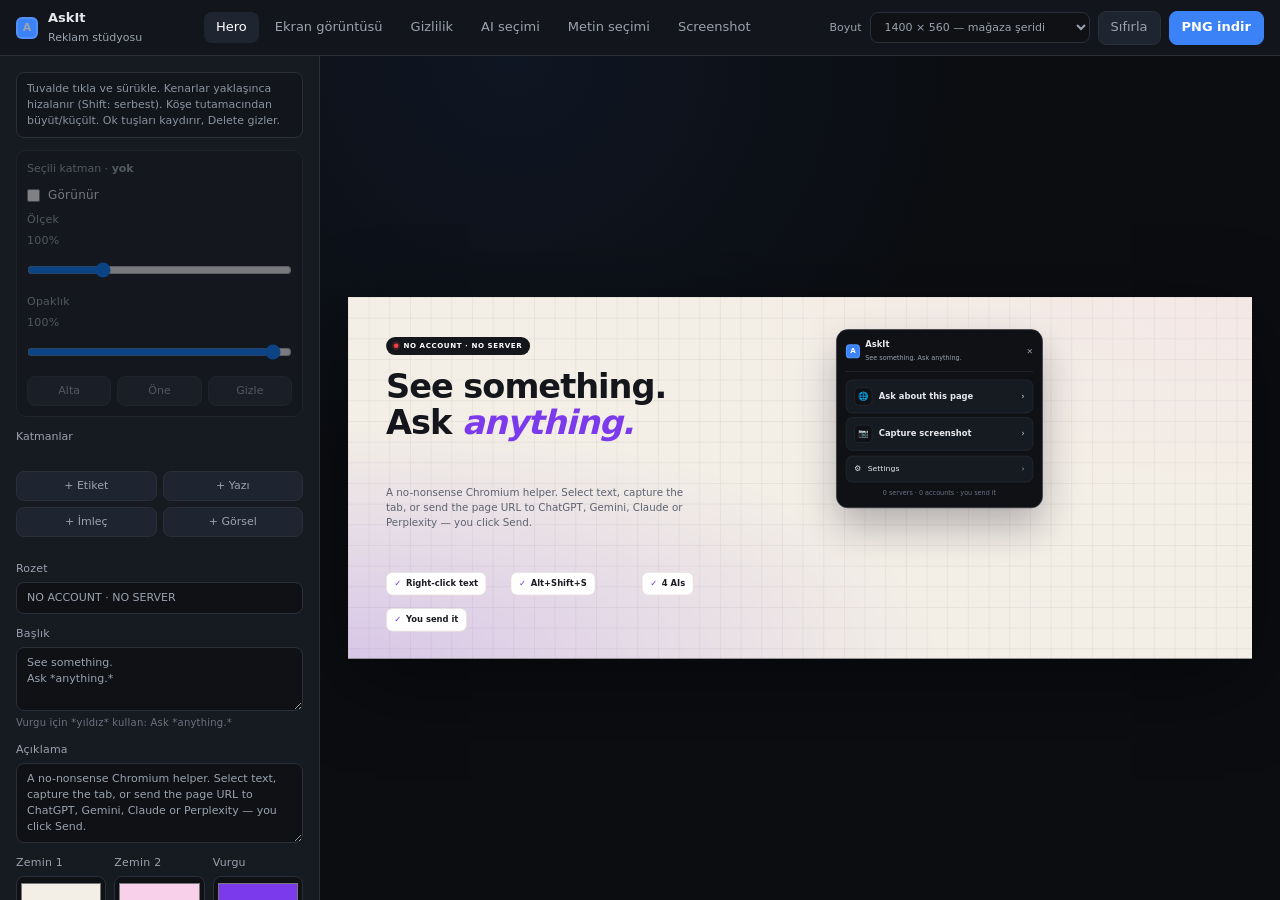
<file: ads/index.html>
<!doctype html>
<html lang="tr">
  <head>
    <meta charset="UTF-8" />
    <meta name="viewport" content="width=device-width, initial-scale=1" />
    <title>AskIt — Reklam stüdyosu</title>
    <link rel="stylesheet" href="styles.css" />
  </head>
  <body>
    <header class="topbar">
      <div class="brand">
        <span class="brand-mark" aria-hidden="true"></span>
        <div>
          <strong>AskIt</strong>
          <span>Reklam stüdyosu</span>
        </div>
      </div>
      <nav class="tabs" id="tabs"></nav>
      <div class="top-actions">
        <label class="size-field">
          Boyut
          <select id="size">
            <option value="1400x560">1400 × 560 — mağaza şeridi</option>
            <option value="1280x800">1280 × 800 — ekran görüntüsü</option>
            <option value="920x680">920 × 680 — büyük kutu</option>
            <option value="1920x1080">1920 × 1080 — geniş</option>
            <option value="1080x1080">1080 × 1080 — kare</option>
          </select>
        </label>
        <button type="button" class="btn ghost" id="reset">Sıfırla</button>
        <button type="button" class="btn primary" id="download">PNG indir</button>
      </div>
    </header>

    <div class="studio">
      <aside class="panel">
        <p class="hint">Tuvalde tıkla ve sürükle. Kenarlar yaklaşınca hizalanır (Shift: serbest). Köşe tutamacından büyüt/küçült. Ok tuşları kaydırır, Delete gizler.</p>

        <div class="inspector" id="inspector">
          <p class="extra-title">Seçili katman · <b id="layer-name">yok</b></p>
          <label class="check">
            <input id="layer-visible" type="checkbox" />
            Görünür
          </label>
          <label>
            Ölçek <span id="layer-scale-val">100%</span>
            <input id="layer-scale" type="range" min="40" max="280" value="100" />
          </label>
          <label>
            Opaklık <span id="layer-opacity-val">100%</span>
            <input id="layer-opacity" type="range" min="20" max="100" value="100" />
          </label>
          <div class="btn-row">
            <button type="button" class="btn ghost" id="layer-back">Alta</button>
            <button type="button" class="btn ghost" id="layer-front">Öne</button>
            <button type="button" class="btn ghost" id="layer-hide">Gizle</button>
          </div>
          <label id="insp-text-wrap" class="hidden">
            Metin
            <textarea id="layer-text" rows="2"></textarea>
          </label>
          <div id="insp-cursor-wrap" class="hidden">
            <p class="extra-title">İmleç rengi</p>
            <div class="btn-row" style="grid-template-columns: 1fr 1fr">
              <button type="button" class="btn ghost" id="cursor-black">Siyah</button>
              <button type="button" class="btn ghost" id="cursor-white">Beyaz</button>
            </div>
          </div>
        </div>

        <p class="extra-title">Katmanlar</p>
        <div id="layer-list" class="layer-list"></div>
        <div class="btn-row" style="grid-template-columns: 1fr 1fr">
          <button type="button" class="btn ghost" id="add-chip">+ Etiket</button>
          <button type="button" class="btn ghost" id="add-text">+ Yazı</button>
          <button type="button" class="btn ghost" id="add-cursor">+ İmleç</button>
          <button type="button" class="btn ghost" id="add-image">+ Görsel</button>
        </div>
        <input id="layer-image" type="file" accept="image/*" hidden />
        <div id="chip-fields" class="extra"></div>

        <label id="badge-field">
          Rozet
          <input id="badge" type="text" />
        </label>
        <label>
          Başlık
          <textarea id="headline" rows="3"></textarea>
          <small>Vurgu için *yıldız* kullan: Ask *anything.*</small>
        </label>
        <label id="title2-field" class="hidden">
          AskIt satırı
          <textarea id="title2" rows="2"></textarea>
        </label>
        <label>
          Açıklama
          <textarea id="body" rows="4"></textarea>
        </label>

        <div class="row">
          <label>
            Zemin 1
            <input id="bg1" type="color" />
          </label>
          <label>
            Zemin 2
            <input id="bg2" type="color" />
          </label>
          <label>
            Vurgu
            <input id="accent" type="color" />
          </label>
        </div>

        <div id="fields-hero" class="extra">
          <p class="extra-title">Özellik etiketleri</p>
          <input data-pill="0" type="text" />
          <input data-pill="1" type="text" />
          <input data-pill="2" type="text" />
          <input data-pill="3" type="text" />
        </div>

        <div id="fields-capture" class="extra hidden">
          <p class="extra-title">Ekran görüntüsü</p>
          <label>
            Üst etiket
            <input id="float-badge" type="text" />
          </label>
          <label>
            PiP etiketi
            <input id="pip-badge" type="text" />
          </label>
        </div>

        <div id="fields-privacy" class="extra hidden">
          <p class="extra-title">Sayı kartları</p>
          <div class="triple">
            <input data-stat-n="0" type="text" />
            <input data-stat-n="1" type="text" />
            <input data-stat-n="2" type="text" />
          </div>
          <div class="triple">
            <input data-stat-l="0" type="text" />
            <input data-stat-l="1" type="text" />
            <input data-stat-l="2" type="text" />
          </div>
        </div>

        <div id="fields-ais" class="extra hidden">
          <p class="extra-title">Özellik kartları</p>
          <div class="triple">
            <input data-card-n="0" type="text" />
            <input data-card-n="1" type="text" />
            <input data-card-n="2" type="text" />
          </div>
          <div class="triple">
            <input data-card-l="0" type="text" />
            <input data-card-l="1" type="text" />
            <input data-card-l="2" type="text" />
          </div>
        </div>

        <div id="fields-select" class="extra hidden">
          <p class="extra-title">Sayfa ve seçim</p>
          <label>
            Sayfa başlığı
            <input id="page-title" type="text" />
          </label>
          <label>
            Sayfa metni
            <textarea id="page-body" rows="5"></textarea>
            <small>Sayfada metni seç, sağ tık menüyü yerleştirir.</small>
          </label>
          <label>
            Seçili metin
            <input id="selected-text" type="text" />
          </label>
          <label class="file-btn">
            Tarayıcı penceresine görsel (sayfa içi)
            <input id="page-image" type="file" accept="image/*" />
          </label>
          <button type="button" class="btn ghost" id="clear-image">Sayfa görselini kaldır</button>
          <small>Serbest katman için soldaki + Görsel’i kullan.</small>
        </div>
      </aside>

      <main class="preview-wrap" id="preview-wrap">
        <div id="preview-frame">
          <div id="stage" data-theme="hero">
            <div class="guide-x" id="guide-x"></div>
            <div class="guide-y" id="guide-y"></div>

            <div class="layer" data-layer="badge"><div class="badge" id="out-badge"></div></div>
            <div class="layer" data-layer="headline"><h1 id="out-headline"></h1></div>
            <div class="layer" data-layer="title2"><h1 id="out-title2" class="free-text"></h1></div>
            <div class="layer" data-layer="body"><p class="lede" id="out-body"></p></div>

            <div class="layer" data-layer="pill-0"><span class="pill-item"></span></div>
            <div class="layer" data-layer="pill-1"><span class="pill-item"></span></div>
            <div class="layer" data-layer="pill-2"><span class="pill-item"></span></div>
            <div class="layer" data-layer="pill-3"><span class="pill-item"></span></div>

            <div class="layer" data-layer="chip-0"><span class="chip-item"></span></div>
            <div class="layer" data-layer="chip-1"><span class="chip-item"></span></div>

            <div class="layer" data-layer="stat-0"><article class="stat-item"><b></b><small></small></article></div>
            <div class="layer" data-layer="stat-1"><article class="stat-item"><b></b><small></small></article></div>
            <div class="layer" data-layer="stat-2"><article class="stat-item"><b></b><small></small></article></div>

            <div class="layer" data-layer="card-0"><article class="feat-item"><b></b><small></small></article></div>
            <div class="layer" data-layer="card-1"><article class="feat-item"><b></b><small></small></article></div>
            <div class="layer" data-layer="card-2"><article class="feat-item"><b></b><small></small></article></div>

            <div class="layer" data-layer="mock">
              <div class="mock mock-popup">
                <header class="pop-head">
                  <div class="pop-brand">
                    <span class="askit-mark"></span>
                    <div>
                      <b>AskIt</b>
                      <small>See something. Ask anything.</small>
                    </div>
                  </div>
                  <span class="pop-x">✕</span>
                </header>
                <button class="pop-launch" type="button">
                  <span class="pop-ico">🌐</span>
                  <span>Ask about this page</span>
                  <span class="chev">›</span>
                </button>
                <button class="pop-launch" type="button">
                  <span class="pop-ico">📷</span>
                  <span>Capture screenshot</span>
                  <span class="chev">›</span>
                </button>
                <button class="pop-nav" type="button">
                  <span>⚙</span>
                  <span>Settings</span>
                  <span class="chev">›</span>
                </button>
                <p class="pop-foot">0 servers · 0 accounts · you send it</p>
              </div>

              <div class="mock mock-capture">
                <div class="win">
                  <div class="win-dots traffic"><i class="tl-r"></i><i class="tl-y"></i><i class="tl-g"></i></div>
                  <div class="win-lines">
                    <span></span><span></span><span></span><span></span>
                  </div>
                  <div class="pip">
                    <div class="pip-face"></div>
                  </div>
                </div>
                <div class="float-paused" id="out-float">
                  <span>❚❚</span>
                  <b id="out-float-text">CAPTURED</b>
                </div>
                <div class="float-pip" id="out-pip">WEBCAM · PiP</div>
              </div>

              <div class="mock mock-library">
                <header class="lib-head">
                  <span class="lib-play">▶</span>
                  <b>Send to</b>
                  <div class="lib-tabs">
                    <em>All</em>
                    <span>Text</span>
                    <span>Shot</span>
                  </div>
                </header>
                <div class="lib-grid">
                  <article>
                    <div class="thumb"><i></i></div>
                    <span class="tag saved">READY</span>
                    <h4>ChatGPT</h4>
                    <p>Summarize · text</p>
                  </article>
                  <article>
                    <div class="thumb"><i></i></div>
                    <span class="tag saved">READY</span>
                    <h4>Gemini</h4>
                    <p>Explain · page</p>
                  </article>
                  <article>
                    <div class="thumb"><i></i></div>
                    <span class="tag unsaved">SHOT</span>
                    <h4>Claude</h4>
                    <p>Translate · 12 KB</p>
                  </article>
                  <article>
                    <div class="thumb"><i></i></div>
                    <span class="tag saved">READY</span>
                    <h4>Perplexity</h4>
                    <p>Fact-check · URL</p>
                  </article>
                </div>
                <footer class="lib-foot">
                  <span>session only</span>
                  <div class="bar"><i></i></div>
                  <span>local only</span>
                </footer>
              </div>

              <div class="mock mock-quality">
                <header>
                  <span class="hex">⬡</span>
                  <b>Choose an AI</b>
                </header>
                <div class="q-row">
                  <label>AI</label>
                  <div class="q-opts">
                    <span class="on">ChatGPT</span>
                    <span>Gemini</span>
                    <span>Claude</span>
                    <span>Perplexity</span>
                  </div>
                </div>
                <div class="q-row">
                  <label>Task</label>
                  <div class="q-opts">
                    <span class="on">Summarize</span>
                    <span>Translate</span>
                    <span>Explain</span>
                  </div>
                </div>
                <div class="q-row">
                  <label>Source</label>
                  <div class="q-opts">
                    <span>Text</span>
                    <span class="on">Screenshot</span>
                    <span>Page URL</span>
                  </div>
                </div>
                <div class="q-out">
                  <div class="fmt on">Continue <em>FAST</em></div>
                  <div class="fmt">You send it</div>
                </div>
              </div>

              <div class="mock mock-select" id="mock-select">
                <div class="browser">
                  <div class="chrome-bar">
                    <span class="chrome-dots traffic"><i class="tl-r"></i><i class="tl-y"></i><i class="tl-g"></i></span>
                    <div class="omnibox" id="out-url">example.com/article</div>
                  </div>
                  <div class="page" id="page">
                    <img class="page-shot" id="page-shot" alt="" />
                    <div class="sel-box" id="sel-box"></div>
                    <article class="page-article" id="page-article"></article>
                  </div>
                </div>
              </div>
            </div>

            <div class="layer" data-layer="menu">
              <div class="ctx-menu" id="ctx-menu">
                <div class="ctx-item">Copy <kbd>Ctrl+C</kbd></div>
                <div class="ctx-item" id="ctx-google">Search Google for “…”</div>
                <div class="ctx-sep"></div>
                <div class="ctx-item on">
                  <span class="askit-mark sm"></span>
                  <span id="ctx-askit">AskIt: “…”</span>
                </div>
                <div class="ctx-item">Inspect</div>
              </div>
            </div>
            <div id="dyn-layers"></div>
          </div>
        </div>
      </main>
    </div>

    <script src="html2canvas.min.js"></script>
    <script src="app.js"></script>
  </body>
</html>
</file>
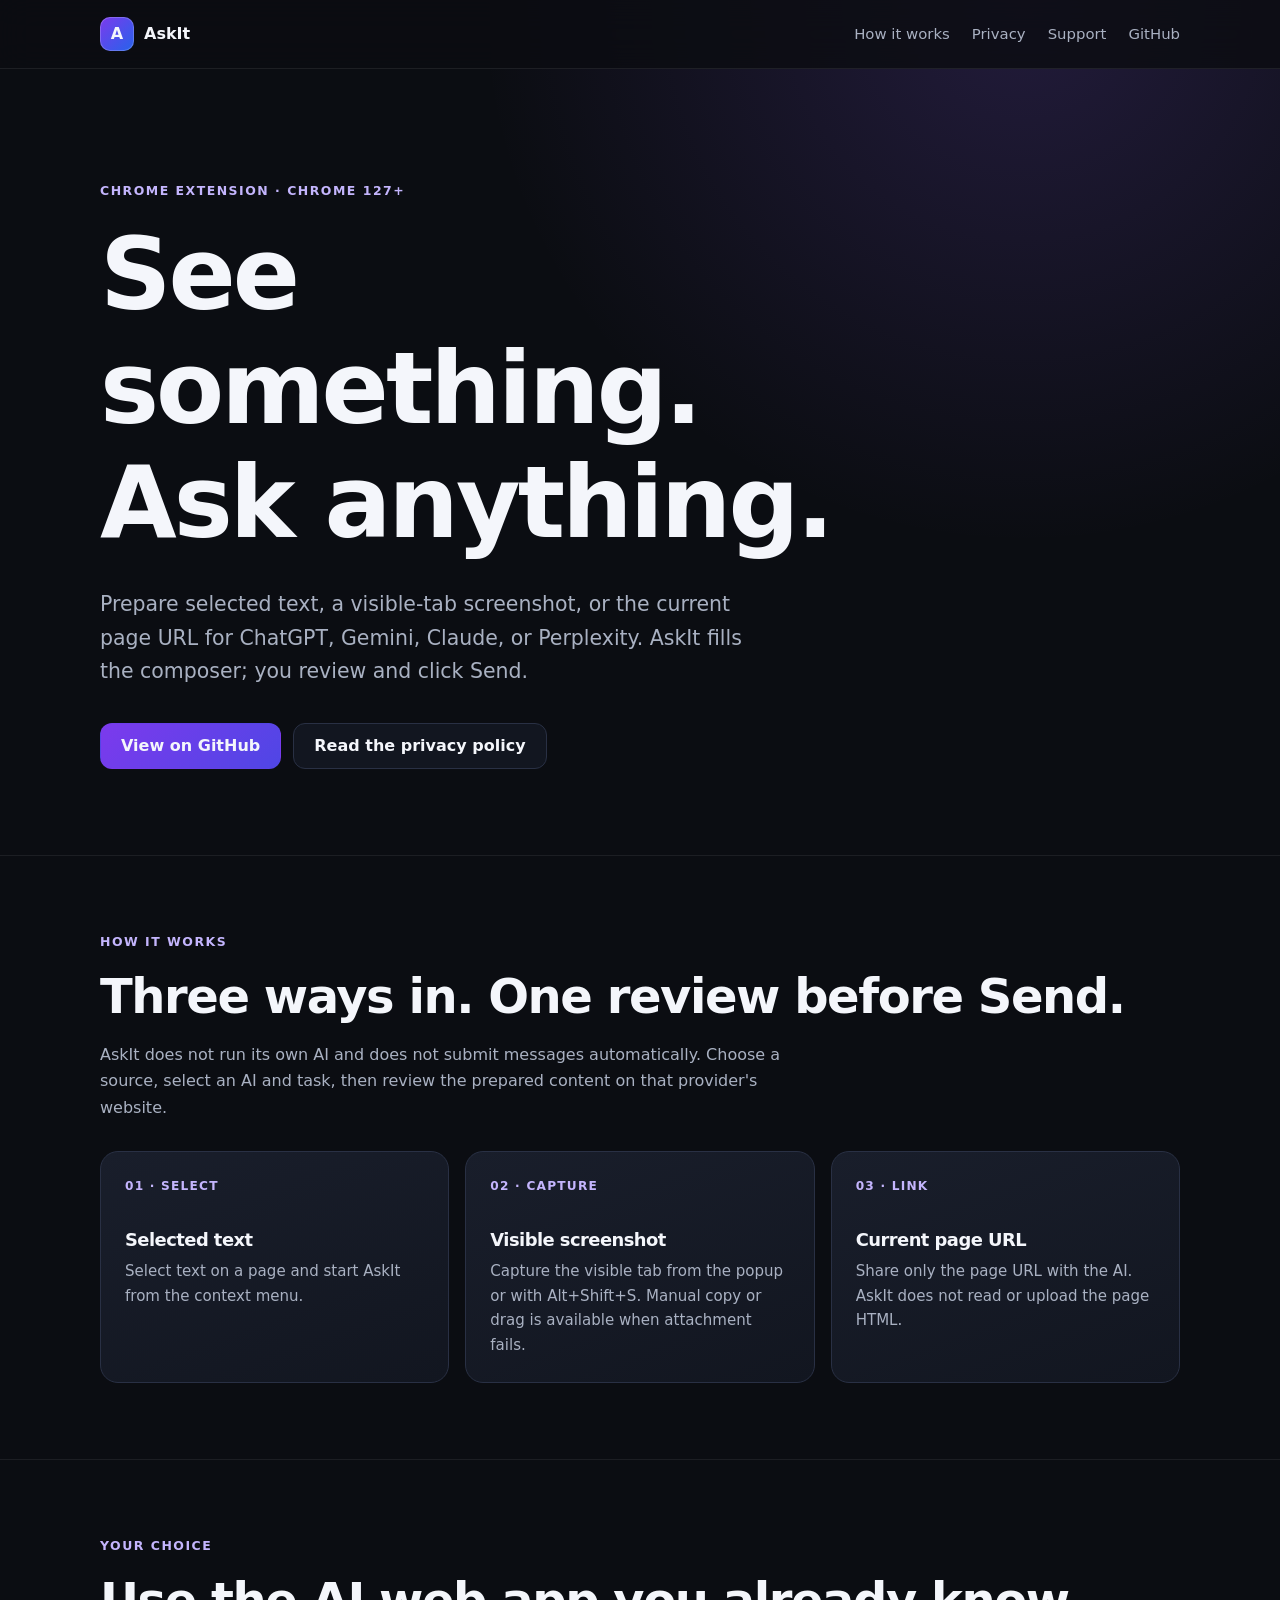
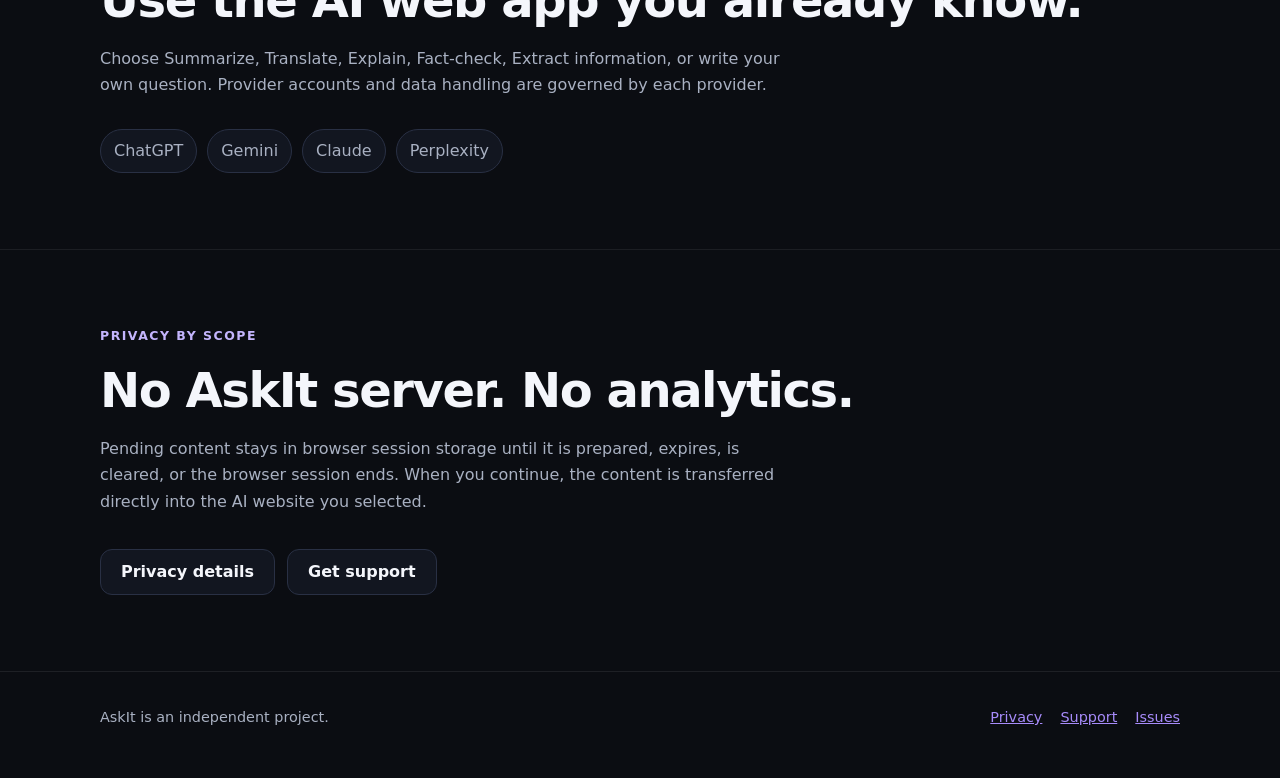
<file: docs/index.html>
<!doctype html>
<html lang="en">
  <head>
    <meta charset="UTF-8" />
    <meta name="viewport" content="width=device-width, initial-scale=1" />
    <meta name="description" content="AskIt prepares selected text, screenshots, and page URLs for ChatGPT, Gemini, Claude, or Perplexity." />
    <meta name="theme-color" content="#0b0d12" />
    <title>AskIt — See something. Ask anything.</title>
    <link rel="stylesheet" href="styles.css" />
  </head>
  <body>
    <header class="site-header">
      <nav class="shell nav" aria-label="Main navigation">
        <a class="brand" href="./">
          <span class="brand-mark" aria-hidden="true">A</span>
          <span>AskIt</span>
        </a>
        <div class="nav-links">
          <a href="#how-it-works">How it works</a>
          <a href="privacy.html">Privacy</a>
          <a href="support.html">Support</a>
          <a href="https://github.com/batuhanberk06/askit">GitHub</a>
        </div>
      </nav>
    </header>

    <main>
      <section class="shell hero">
        <p class="eyebrow">Chrome extension · Chrome 127+</p>
        <h1>See something.<br />Ask anything.</h1>
        <p class="hero-copy">
          Prepare selected text, a visible-tab screenshot, or the current page URL for ChatGPT, Gemini, Claude, or Perplexity. AskIt fills the composer; you review and click Send.
        </p>
        <div class="actions">
          <a class="button primary" href="https://github.com/batuhanberk06/askit">View on GitHub</a>
          <a class="button" href="privacy.html">Read the privacy policy</a>
        </div>
      </section>

      <section class="section" id="how-it-works">
        <div class="shell">
          <p class="eyebrow">How it works</p>
          <h2>Three ways in. One review before Send.</h2>
          <p class="section-intro">
            AskIt does not run its own AI and does not submit messages automatically. Choose a source, select an AI and task, then review the prepared content on that provider's website.
          </p>
          <div class="grid">
            <article class="card">
              <span class="card-number">01 · SELECT</span>
              <h3>Selected text</h3>
              <p>Select text on a page and start AskIt from the context menu.</p>
            </article>
            <article class="card">
              <span class="card-number">02 · CAPTURE</span>
              <h3>Visible screenshot</h3>
              <p>Capture the visible tab from the popup or with Alt+Shift+S. Manual copy or drag is available when attachment fails.</p>
            </article>
            <article class="card">
              <span class="card-number">03 · LINK</span>
              <h3>Current page URL</h3>
              <p>Share only the page URL with the AI. AskIt does not read or upload the page HTML.</p>
            </article>
          </div>
        </div>
      </section>

      <section class="section">
        <div class="shell">
          <p class="eyebrow">Your choice</p>
          <h2>Use the AI web app you already know.</h2>
          <p class="section-intro">
            Choose Summarize, Translate, Explain, Fact-check, Extract information, or write your own question. Provider accounts and data handling are governed by each provider.
          </p>
          <div class="provider-list" aria-label="Supported AI providers">
            <span>ChatGPT</span>
            <span>Gemini</span>
            <span>Claude</span>
            <span>Perplexity</span>
          </div>
        </div>
      </section>

      <section class="section">
        <div class="shell">
          <p class="eyebrow">Privacy by scope</p>
          <h2>No AskIt server. No analytics.</h2>
          <p class="section-intro">
            Pending content stays in browser session storage until it is prepared, expires, is cleared, or the browser session ends. When you continue, the content is transferred directly into the AI website you selected.
          </p>
          <div class="actions">
            <a class="button" href="privacy.html">Privacy details</a>
            <a class="button" href="support.html">Get support</a>
          </div>
        </div>
      </section>
    </main>

    <footer class="site-footer">
      <div class="shell footer-row">
        <span>AskIt is an independent project.</span>
        <div class="footer-links">
          <a href="privacy.html">Privacy</a>
          <a href="support.html">Support</a>
          <a href="https://github.com/batuhanberk06/askit/issues">Issues</a>
        </div>
      </div>
    </footer>
  </body>
</html>
</file>
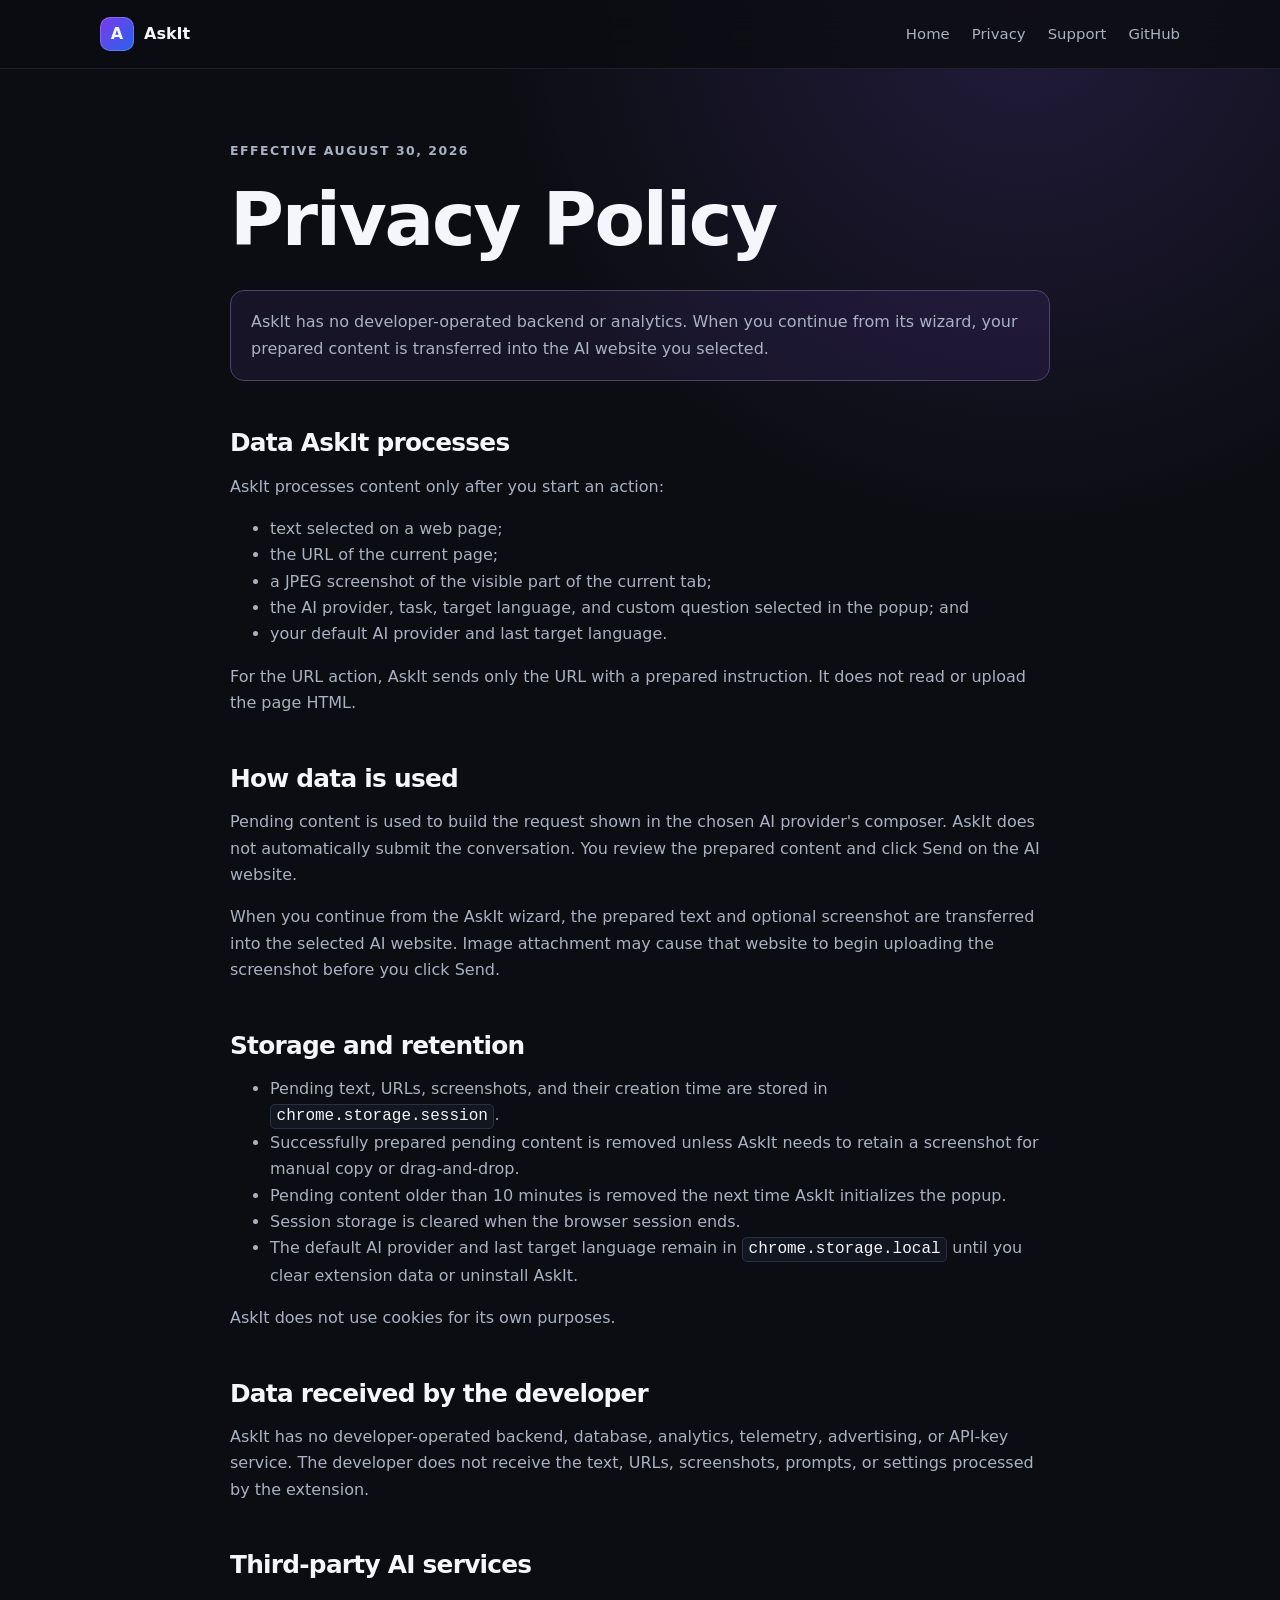
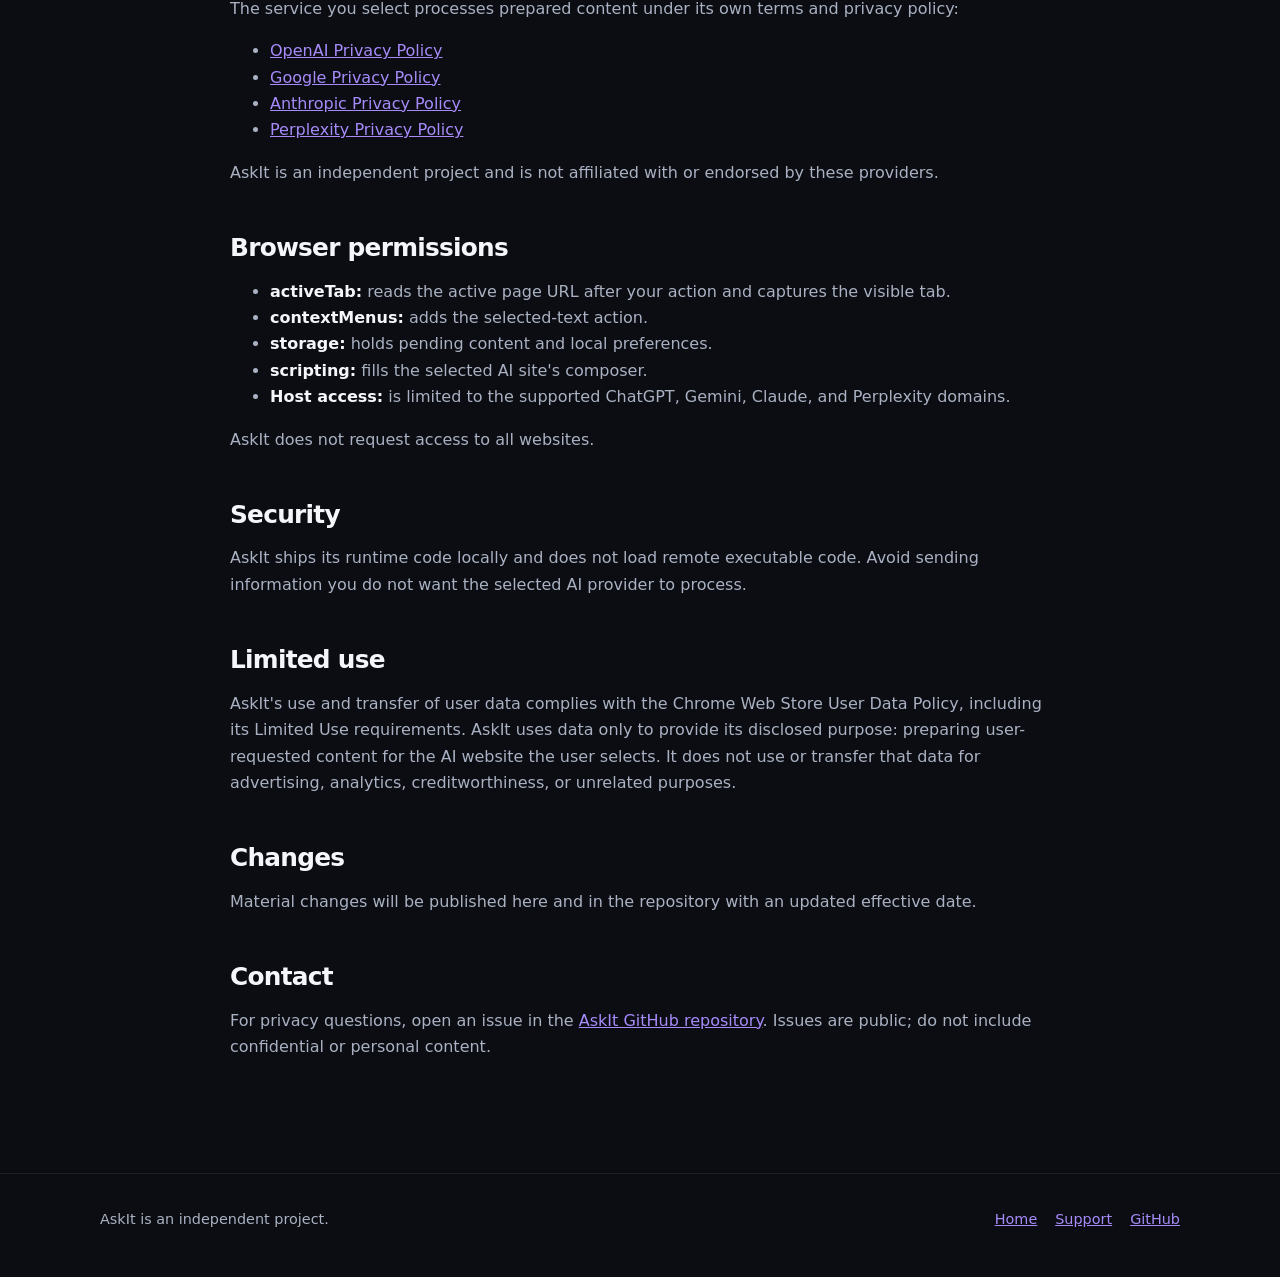
<file: docs/privacy.html>
<!doctype html>
<html lang="en">
  <head>
    <meta charset="UTF-8" />
    <meta name="viewport" content="width=device-width, initial-scale=1" />
    <meta name="description" content="AskIt Privacy Policy" />
    <meta name="theme-color" content="#0b0d12" />
    <title>Privacy Policy — AskIt</title>
    <link rel="stylesheet" href="styles.css" />
  </head>
  <body>
    <header class="site-header">
      <nav class="shell nav" aria-label="Main navigation">
        <a class="brand" href="./">
          <span class="brand-mark" aria-hidden="true">A</span>
          <span>AskIt</span>
        </a>
        <div class="nav-links">
          <a href="./">Home</a>
          <a href="privacy.html" aria-current="page">Privacy</a>
          <a href="support.html">Support</a>
          <a href="https://github.com/batuhanberk06/askit">GitHub</a>
        </div>
      </nav>
    </header>

    <main class="content">
      <p class="eyebrow">Effective August 30, 2026</p>
      <h1>Privacy Policy</h1>
      <p class="notice">
        AskIt has no developer-operated backend or analytics. When you continue from its wizard, your prepared content is transferred into the AI website you selected.
      </p>

      <h2>Data AskIt processes</h2>
      <p>AskIt processes content only after you start an action:</p>
      <ul>
        <li>text selected on a web page;</li>
        <li>the URL of the current page;</li>
        <li>a JPEG screenshot of the visible part of the current tab;</li>
        <li>the AI provider, task, target language, and custom question selected in the popup; and</li>
        <li>your default AI provider and last target language.</li>
      </ul>
      <p>For the URL action, AskIt sends only the URL with a prepared instruction. It does not read or upload the page HTML.</p>

      <h2>How data is used</h2>
      <p>
        Pending content is used to build the request shown in the chosen AI provider's composer. AskIt does not automatically submit the conversation. You review the prepared content and click Send on the AI website.
      </p>
      <p>
        When you continue from the AskIt wizard, the prepared text and optional screenshot are transferred into the selected AI website. Image attachment may cause that website to begin uploading the screenshot before you click Send.
      </p>

      <h2>Storage and retention</h2>
      <ul>
        <li>Pending text, URLs, screenshots, and their creation time are stored in <code>chrome.storage.session</code>.</li>
        <li>Successfully prepared pending content is removed unless AskIt needs to retain a screenshot for manual copy or drag-and-drop.</li>
        <li>Pending content older than 10 minutes is removed the next time AskIt initializes the popup.</li>
        <li>Session storage is cleared when the browser session ends.</li>
        <li>The default AI provider and last target language remain in <code>chrome.storage.local</code> until you clear extension data or uninstall AskIt.</li>
      </ul>
      <p>AskIt does not use cookies for its own purposes.</p>

      <h2>Data received by the developer</h2>
      <p>
        AskIt has no developer-operated backend, database, analytics, telemetry, advertising, or API-key service. The developer does not receive the text, URLs, screenshots, prompts, or settings processed by the extension.
      </p>

      <h2>Third-party AI services</h2>
      <p>The service you select processes prepared content under its own terms and privacy policy:</p>
      <ul>
        <li><a href="https://openai.com/policies/privacy-policy/">OpenAI Privacy Policy</a></li>
        <li><a href="https://policies.google.com/privacy">Google Privacy Policy</a></li>
        <li><a href="https://www.anthropic.com/legal/privacy">Anthropic Privacy Policy</a></li>
        <li><a href="https://www.perplexity.ai/hub/legal/privacy-policy">Perplexity Privacy Policy</a></li>
      </ul>
      <p>AskIt is an independent project and is not affiliated with or endorsed by these providers.</p>

      <h2>Browser permissions</h2>
      <ul>
        <li><strong>activeTab:</strong> reads the active page URL after your action and captures the visible tab.</li>
        <li><strong>contextMenus:</strong> adds the selected-text action.</li>
        <li><strong>storage:</strong> holds pending content and local preferences.</li>
        <li><strong>scripting:</strong> fills the selected AI site's composer.</li>
        <li><strong>Host access:</strong> is limited to the supported ChatGPT, Gemini, Claude, and Perplexity domains.</li>
      </ul>
      <p>AskIt does not request access to all websites.</p>

      <h2>Security</h2>
      <p>
        AskIt ships its runtime code locally and does not load remote executable code. Avoid sending information you do not want the selected AI provider to process.
      </p>

      <h2>Limited use</h2>
      <p>
        AskIt's use and transfer of user data complies with the Chrome Web Store User Data Policy, including its Limited Use requirements. AskIt uses data only to provide its disclosed purpose: preparing user-requested content for the AI website the user selects. It does not use or transfer that data for advertising, analytics, creditworthiness, or unrelated purposes.
      </p>

      <h2>Changes</h2>
      <p>Material changes will be published here and in the repository with an updated effective date.</p>

      <h2>Contact</h2>
      <p>
        For privacy questions, open an issue in the <a href="https://github.com/batuhanberk06/askit/issues">AskIt GitHub repository</a>. Issues are public; do not include confidential or personal content.
      </p>
    </main>

    <footer class="site-footer">
      <div class="shell footer-row">
        <span>AskIt is an independent project.</span>
        <div class="footer-links">
          <a href="./">Home</a>
          <a href="support.html">Support</a>
          <a href="https://github.com/batuhanberk06/askit">GitHub</a>
        </div>
      </div>
    </footer>
  </body>
</html>
</file>
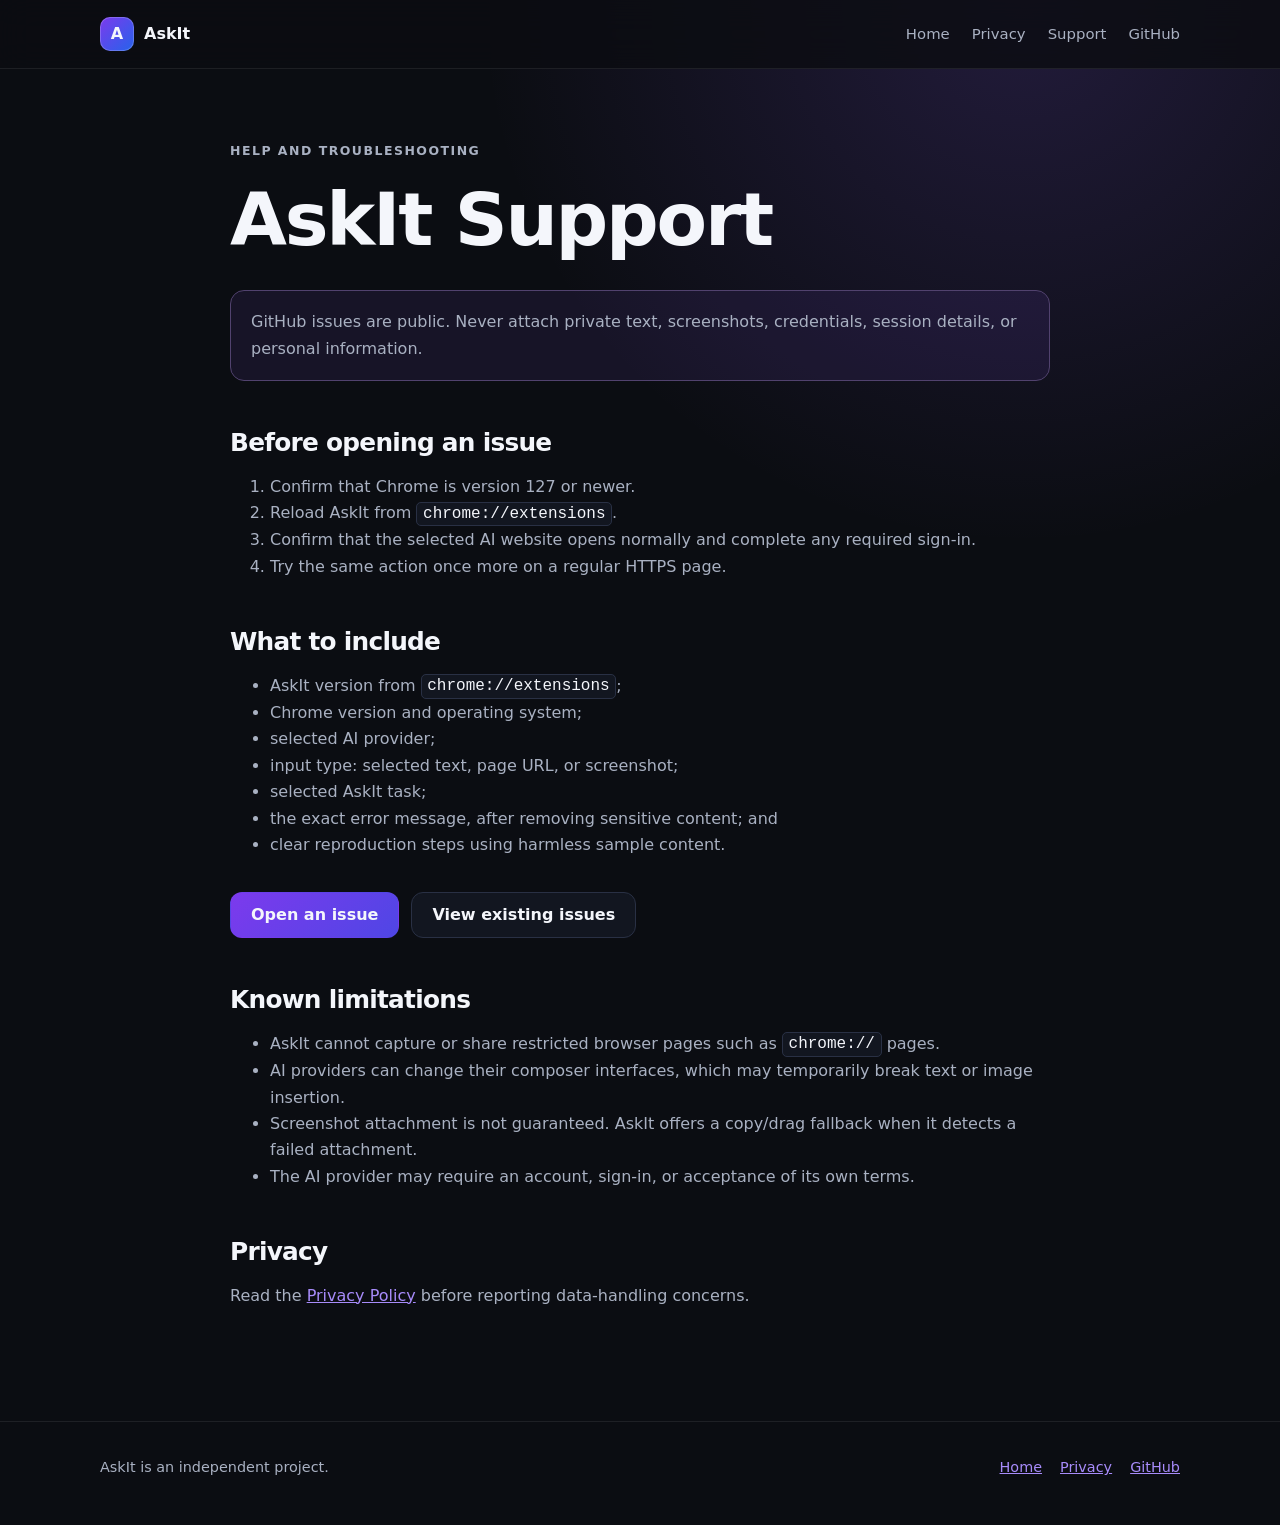
<file: docs/support.html>
<!doctype html>
<html lang="en">
  <head>
    <meta charset="UTF-8" />
    <meta name="viewport" content="width=device-width, initial-scale=1" />
    <meta name="description" content="AskIt support and troubleshooting" />
    <meta name="theme-color" content="#0b0d12" />
    <title>Support — AskIt</title>
    <link rel="stylesheet" href="styles.css" />
  </head>
  <body>
    <header class="site-header">
      <nav class="shell nav" aria-label="Main navigation">
        <a class="brand" href="./">
          <span class="brand-mark" aria-hidden="true">A</span>
          <span>AskIt</span>
        </a>
        <div class="nav-links">
          <a href="./">Home</a>
          <a href="privacy.html">Privacy</a>
          <a href="support.html" aria-current="page">Support</a>
          <a href="https://github.com/batuhanberk06/askit">GitHub</a>
        </div>
      </nav>
    </header>

    <main class="content">
      <p class="eyebrow">Help and troubleshooting</p>
      <h1>AskIt Support</h1>
      <p class="notice">
        GitHub issues are public. Never attach private text, screenshots, credentials, session details, or personal information.
      </p>

      <h2>Before opening an issue</h2>
      <ol>
        <li>Confirm that Chrome is version 127 or newer.</li>
        <li>Reload AskIt from <code>chrome://extensions</code>.</li>
        <li>Confirm that the selected AI website opens normally and complete any required sign-in.</li>
        <li>Try the same action once more on a regular HTTPS page.</li>
      </ol>

      <h2>What to include</h2>
      <ul>
        <li>AskIt version from <code>chrome://extensions</code>;</li>
        <li>Chrome version and operating system;</li>
        <li>selected AI provider;</li>
        <li>input type: selected text, page URL, or screenshot;</li>
        <li>selected AskIt task;</li>
        <li>the exact error message, after removing sensitive content; and</li>
        <li>clear reproduction steps using harmless sample content.</li>
      </ul>

      <div class="actions">
        <a class="button primary" href="https://github.com/batuhanberk06/askit/issues/new">Open an issue</a>
        <a class="button" href="https://github.com/batuhanberk06/askit/issues">View existing issues</a>
      </div>

      <h2>Known limitations</h2>
      <ul>
        <li>AskIt cannot capture or share restricted browser pages such as <code>chrome://</code> pages.</li>
        <li>AI providers can change their composer interfaces, which may temporarily break text or image insertion.</li>
        <li>Screenshot attachment is not guaranteed. AskIt offers a copy/drag fallback when it detects a failed attachment.</li>
        <li>The AI provider may require an account, sign-in, or acceptance of its own terms.</li>
      </ul>

      <h2>Privacy</h2>
      <p>Read the <a href="privacy.html">Privacy Policy</a> before reporting data-handling concerns.</p>
    </main>

    <footer class="site-footer">
      <div class="shell footer-row">
        <span>AskIt is an independent project.</span>
        <div class="footer-links">
          <a href="./">Home</a>
          <a href="privacy.html">Privacy</a>
          <a href="https://github.com/batuhanberk06/askit">GitHub</a>
        </div>
      </div>
    </footer>
  </body>
</html>
</file>
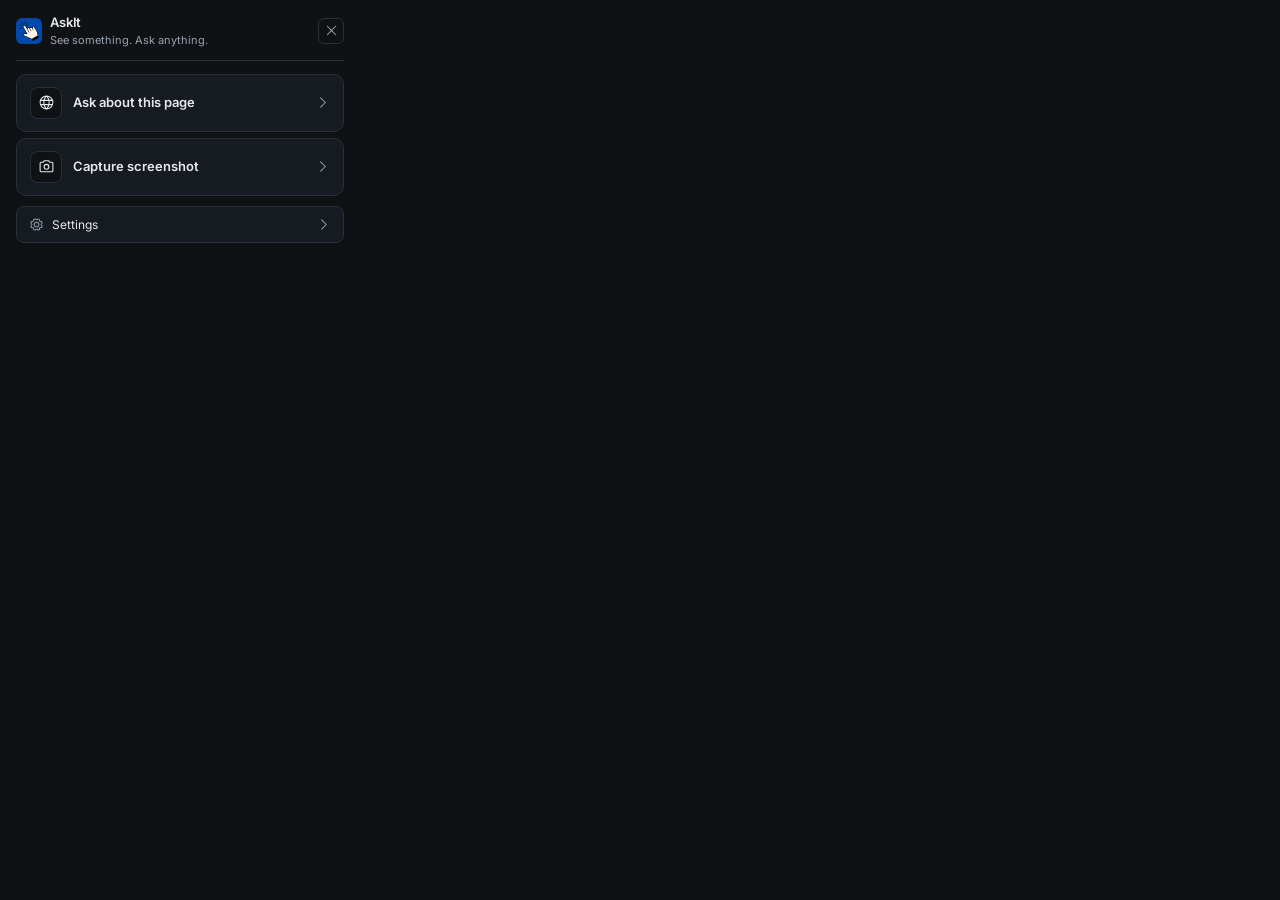
<file: src/popup/popup.html>
<!doctype html>
<html lang="en" translate="no">
  <head>
    <meta charset="UTF-8" />
    <meta name="google" content="notranslate" />
    <title>AskIt</title>
    <link rel="stylesheet" href="../shared/ui.css" />
  </head>
  <body class="notranslate" translate="no">
    <div class="app">
      <header class="app-header">
        <div class="brand">
          <div class="logo" aria-hidden="true">
            <img src="../../icons/icon-48.png" alt="" />
          </div>
          <div>
            <div class="brand-name">AskIt</div>
            <div class="brand-tag" id="header-tag">See something. Ask anything.</div>
          </div>
        </div>
        <button class="icon-btn" id="close-popup" type="button" aria-label="Close">
          <svg class="icon" viewBox="0 0 256 256" aria-hidden="true">
            <path d="M205.66,194.34a8,8,0,0,1-11.32,11.32L128,139.31,61.66,205.66a8,8,0,0,1-11.32-11.32L116.69,128,50.34,61.66A8,8,0,0,1,61.66,50.34L128,116.69l66.34-66.35a8,8,0,0,1,11.32,11.32L139.31,128Z"/>
          </svg>
        </button>
      </header>

      <p class="alert error" id="status"></p>

      <section id="view-home">
        <div class="stack">
          <button class="launch" id="ask-page" type="button">
            <span class="launch-icon" aria-hidden="true">
              <svg class="icon icon-lg" viewBox="0 0 256 256">
                <path d="M128,24h0A104,104,0,1,0,232,128,104.12,104.12,0,0,0,128,24Zm88,104a87.61,87.61,0,0,1-3.33,24H174.16a157.44,157.44,0,0,0,0-48h38.51A87.61,87.61,0,0,1,216,128ZM102,168H154a115.11,115.11,0,0,1-26,45A115.27,115.27,0,0,1,102,168Zm-3.9-16a140.84,140.84,0,0,1,0-48h59.88a140.84,140.84,0,0,1,0,48ZM40,128a87.61,87.61,0,0,1,3.33-24H81.84a157.44,157.44,0,0,0,0,48H43.33A87.61,87.61,0,0,1,40,128ZM154,88H102a115.11,115.11,0,0,1,26-45A115.27,115.27,0,0,1,154,88Zm52.33,0H170.71a135.28,135.28,0,0,0-22.3-45.6A88.29,88.29,0,0,1,206.37,88ZM107.59,42.4A135.28,135.28,0,0,0,85.29,88H49.63A88.29,88.29,0,0,1,107.59,42.4ZM49.63,168H85.29a135.28,135.28,0,0,0,22.3,45.6A88.29,88.29,0,0,1,49.63,168Zm98.78,45.6a135.28,135.28,0,0,0,22.3-45.6h35.66A88.29,88.29,0,0,1,148.41,213.6Z"/>
              </svg>
            </span>
            <span class="launch-label">Ask about this page</span>
            <svg class="icon chevron" viewBox="0 0 256 256" aria-hidden="true">
              <path d="M181.66,133.66l-80,80a8,8,0,0,1-11.32-11.32L164.69,128,90.34,53.66a8,8,0,0,1,11.32-11.32l80,80A8,8,0,0,1,181.66,133.66Z"/>
            </svg>
          </button>
          <button class="launch" id="capture" type="button">
            <span class="launch-icon" aria-hidden="true">
              <svg class="icon icon-lg" viewBox="0 0 256 256">
                <path d="M208,56H180.28L166.65,35.56A8,8,0,0,0,160,32H96a8,8,0,0,0-6.65,3.56L75.71,56H48A24,24,0,0,0,24,80V192a24,24,0,0,0,24,24H208a24,24,0,0,0,24-24V80A24,24,0,0,0,208,56Zm8,136a8,8,0,0,1-8,8H48a8,8,0,0,1-8-8V80a8,8,0,0,1,8-8H80a8,8,0,0,0,6.66-3.56L100.28,48h55.43l13.63,20.44A8,8,0,0,0,176,72h32a8,8,0,0,1,8,8ZM128,88a44,44,0,1,0,44,44A44.05,44.05,0,0,0,128,88Zm0,72a28,28,0,1,1,28-28A28,28,0,0,1,128,160Z"/>
              </svg>
            </span>
            <span class="launch-label">Capture screenshot</span>
            <svg class="icon chevron" viewBox="0 0 256 256" aria-hidden="true">
              <path d="M181.66,133.66l-80,80a8,8,0,0,1-11.32-11.32L164.69,128,90.34,53.66a8,8,0,0,1,11.32-11.32l80,80A8,8,0,0,1,181.66,133.66Z"/>
            </svg>
          </button>
        </div>
        <div class="stack section-gap">
          <button class="nav-row" id="open-settings" type="button">
            <svg class="icon" viewBox="0 0 256 256" aria-hidden="true">
              <path d="M128,80a48,48,0,1,0,48,48A48.05,48.05,0,0,0,128,80Zm0,80a32,32,0,1,1,32-32A32,32,0,0,1,128,160Zm88-29.84q.06-2.16,0-4.32l14.92-18.64a8,8,0,0,0,1.48-7.06,107.21,107.21,0,0,0-10.88-26.25,8,8,0,0,0-6-3.93l-23.72-2.64q-1.48-1.56-3-3L186,40.54a8,8,0,0,0-3.94-6,107.71,107.71,0,0,0-26.25-10.87,8,8,0,0,0-7.06,1.49L130.16,40Q128,40,125.84,40L107.2,25.11a8,8,0,0,0-7.06-1.48A107.6,107.6,0,0,0,73.89,34.51a8,8,0,0,0-3.93,6L67.32,64.27q-1.56,1.49-3,3L40.54,70a8,8,0,0,0-6,3.94,107.71,107.71,0,0,0-10.87,26.25,8,8,0,0,0,1.49,7.06L40,125.84Q40,128,40,130.16L25.11,148.8a8,8,0,0,0-1.48,7.06,107.21,107.21,0,0,0,10.88,26.25,8,8,0,0,0,6,3.93l23.72,2.64q1.49,1.56,3,3L70,215.46a8,8,0,0,0,3.94,6,107.71,107.71,0,0,0,26.25,10.87,8,8,0,0,0,7.06-1.49L125.84,216q2.16.06,4.32,0l18.64,14.92a8,8,0,0,0,7.06,1.48,107.21,107.21,0,0,0,26.25-10.88,8,8,0,0,0,3.93-6l2.64-23.72q1.56-1.48,3-3L215.46,186a8,8,0,0,0,6-3.94,107.71,107.71,0,0,0,10.87-26.25,8,8,0,0,0-1.49-7.06Zm-16.1-6.5a73.93,73.93,0,0,1,0,8.68,8,8,0,0,0,1.74,5.48l14.19,17.73a91.57,91.57,0,0,1-6.23,15L187,173.11a8,8,0,0,0-5.1,2.64,74.11,74.11,0,0,1-6.14,6.14,8,8,0,0,0-2.64,5.1l-2.51,22.58a91.32,91.32,0,0,1-15,6.23l-17.74-14.19a8,8,0,0,0-5-1.75h-.48a73.93,73.93,0,0,1-8.68,0,8,8,0,0,0-5.48,1.74L100.45,215.8a91.57,91.57,0,0,1-15-6.23L82.89,187a8,8,0,0,0-2.64-5.1,74.11,74.11,0,0,1-6.14-6.14,8,8,0,0,0-5.1-2.64L46.43,170.6a91.32,91.32,0,0,1-6.23-15l14.19-17.74a8,8,0,0,0,1.74-5.48,73.93,73.93,0,0,1,0-8.68,8,8,0,0,0-1.74-5.48L40.2,100.45a91.57,91.57,0,0,1,6.23-15L69,82.89a8,8,0,0,0,5.1-2.64,74.11,74.11,0,0,1,6.14-6.14A8,8,0,0,0,82.89,69L85.4,46.43a91.32,91.32,0,0,1,15-6.23l17.74,14.19a8,8,0,0,0,5.48,1.74,73.93,73.93,0,0,1,8.68,0,8,8,0,0,0,5.48-1.74L155.55,40.2a91.57,91.57,0,0,1,15,6.23L173.11,69a8,8,0,0,0,2.64,5.1,74.11,74.11,0,0,1,6.14,6.14,8,8,0,0,0,5.1,2.64l22.58,2.51a91.32,91.32,0,0,1,6.23,15l-14.19,17.74A8,8,0,0,0,199.87,123.66Z"/>
            </svg>
            <span>Settings</span>
            <svg class="icon chevron" viewBox="0 0 256 256" aria-hidden="true">
              <path d="M181.66,133.66l-80,80a8,8,0,0,1-11.32-11.32L164.69,128,90.34,53.66a8,8,0,0,1,11.32-11.32l80,80A8,8,0,0,1,181.66,133.66Z"/>
            </svg>
          </button>
        </div>
      </section>

      <section id="view-settings" hidden>
        <div class="settings-row">
          <button class="nav-row settings-nav" id="toggle-default-ai" type="button" aria-expanded="false">
            <svg class="icon" viewBox="0 0 256 256" aria-hidden="true">
              <path d="M200,48H136V16a8,8,0,0,0-16,0V48H56A32,32,0,0,0,24,80V192a32,32,0,0,0,32,32H200a32,32,0,0,0,32-32V80A32,32,0,0,0,200,48Zm16,144a16,16,0,0,1-16,16H56a16,16,0,0,1-16-16V80A16,16,0,0,1,56,64H200a16,16,0,0,1,16,16Zm-52-56H92a28,28,0,0,0,0,56h72a28,28,0,0,0,0-56Zm-24,16v24H116V152ZM80,164a12,12,0,0,1,12-12h8v24H92A12,12,0,0,1,80,164Zm84,12h-8V152h8a12,12,0,0,1,0,24ZM72,108a12,12,0,1,1,12,12A12,12,0,0,1,72,108Zm88,0a12,12,0,1,1,12,12A12,12,0,0,1,160,108Z"/>
            </svg>
            <span>Default AI</span>
            <span class="value" id="settings-ai-value">ChatGPT</span>
            <svg class="icon chevron" viewBox="0 0 256 256" aria-hidden="true">
              <path d="M181.66,133.66l-80,80a8,8,0,0,1-11.32-11.32L164.69,128,90.34,53.66a8,8,0,0,1,11.32-11.32l80,80A8,8,0,0,1,181.66,133.66Z"/>
            </svg>
          </button>
          <div class="settings-panel" id="panel-default-ai" hidden>
            <div id="default-ai" class="stack"></div>
          </div>
        </div>

        <div class="settings-row">
          <button class="nav-row settings-nav" id="toggle-default-lang" type="button" aria-expanded="false">
            <svg class="icon" viewBox="0 0 256 256" aria-hidden="true">
              <path d="M247.15,212.42l-56-112a8,8,0,0,0-14.31,0l-21.71,43.43A88,88,0,0,1,108,126.93,103.65,103.65,0,0,0,135.69,64H160a8,8,0,0,0,0-16H104V32a8,8,0,0,0-16,0V48H32a8,8,0,0,0,0,16h87.63A87.76,87.76,0,0,1,96,116.35a87.74,87.74,0,0,1-19-31,8,8,0,1,0-15.08,5.34A103.63,103.63,0,0,0,84,127a87.55,87.55,0,0,1-52,17,8,8,0,0,0,0,16,103.46,103.46,0,0,0,64-22.08,104.18,104.18,0,0,0,51.44,21.31l-26.6,53.19a8,8,0,0,0,14.31,7.16L148.94,192h70.11l13.79,27.58A8,8,0,0,0,240,224a8,8,0,0,0,7.15-11.58ZM156.94,176,184,121.89,211.05,176Z"/>
            </svg>
            <span>Default Translation language</span>
            <span class="value" id="settings-lang-value">English</span>
            <svg class="icon chevron" viewBox="0 0 256 256" aria-hidden="true">
              <path d="M181.66,133.66l-80,80a8,8,0,0,1-11.32-11.32L164.69,128,90.34,53.66a8,8,0,0,1,11.32-11.32l80,80A8,8,0,0,1,181.66,133.66Z"/>
            </svg>
          </button>
          <div class="settings-panel" id="panel-default-lang" hidden>
            <div id="default-lang" class="chips"></div>
          </div>
        </div>

        <p class="caption">Screenshot shortcut: <span class="kbd">Alt</span> <span class="kbd">Shift</span> <span class="kbd">S</span></p>
        <div class="action-bar">
          <button class="btn btn-secondary" id="back-settings" type="button">Back</button>
        </div>
      </section>

      <section id="view-send" hidden>
        <div class="stepper" id="stepper"></div>
        <div class="meta" id="chip-row"></div>
        <p class="alert error" id="error"></p>

        <div id="step-ai">
          <h2 class="page-title">Choose an AI</h2>
          <div id="ai-list" class="stack"></div>
          <div class="action-bar">
            <button class="btn btn-secondary" id="back-ai" type="button">Back</button>
            <button class="btn btn-primary" id="continue-ai" type="button">Continue</button>
          </div>
        </div>

        <div id="step-action" hidden>
          <h2 class="page-title">Choose a task</h2>
          <div id="action-list" class="stack"></div>
          <div id="extra"></div>
          <p class="caption">
            Continuing transfers this content to the selected AI website and fills its composer. AskIt has no server; you click Send there.
          </p>
          <div class="action-bar">
            <button class="btn btn-secondary" id="back-action" type="button">Back</button>
            <button class="btn btn-primary" id="continue-action" type="button">Continue</button>
          </div>
        </div>

        <div id="step-status" hidden>
          <div class="prepare" id="prepare">
            <div class="spinner" aria-hidden="true"></div>
            <div class="status-icon" aria-hidden="true">
              <svg class="icon icon-xl si-ok" viewBox="0 0 256 256">
                <path d="M173.66,98.34a8,8,0,0,1,0,11.32l-56,56a8,8,0,0,1-11.32,0l-24-24a8,8,0,0,1,11.32-11.32L112,148.69l50.34-50.35A8,8,0,0,1,173.66,98.34ZM232,128A104,104,0,1,1,128,24,104.11,104.11,0,0,1,232,128Zm-16,0a88,88,0,1,0-88,88A88.1,88.1,0,0,0,216,128Z"/>
              </svg>
              <svg class="icon icon-xl si-error" viewBox="0 0 256 256">
                <path d="M165.66,101.66,139.31,128l26.35,26.34a8,8,0,0,1-11.32,11.32L128,139.31l-26.34,26.35a8,8,0,0,1-11.32-11.32L116.69,128,90.34,101.66a8,8,0,0,1,11.32-11.32L128,116.69l26.34-26.35a8,8,0,0,1,11.32,11.32ZM232,128A104,104,0,1,1,128,24,104.11,104.11,0,0,1,232,128Zm-16,0a88,88,0,1,0-88,88A88.1,88.1,0,0,0,216,128Z"/>
              </svg>
              <svg class="icon icon-xl si-manual" viewBox="0 0 256 256">
                <path d="M128,24A104,104,0,1,0,232,128,104.11,104.11,0,0,0,128,24Zm0,192a88,88,0,1,1,88-88A88.1,88.1,0,0,1,128,216Zm-8-80V80a8,8,0,0,1,16,0v56a8,8,0,0,1-16,0Zm20,36a12,12,0,1,1-12-12A12,12,0,0,1,140,172Z"/>
              </svg>
            </div>
            <p class="status-msg" id="status-text">Opening…</p>
            <img class="preview" id="fallback-img" alt="" hidden draggable="true" />
          </div>
          <div class="action-bar">
            <button class="btn btn-secondary" id="copy-image" type="button" hidden>Copy image</button>
            <button class="btn btn-secondary" id="back-status" type="button">Back</button>
          </div>
        </div>
      </section>
    </div>
    <script type="module" src="./popup.js"></script>
  </body>
</html>
</file>
<file: ads/styles.css>
:root {
  --ui-bg: #0f1115;
  --ui-panel: #161a21;
  --ui-line: #2a2f3a;
  --ui-text: #e6e8eb;
  --ui-muted: #9aa3af;
  --ui-accent: #3b82f6;
  --font: "Segoe UI", "SF Pro Display", system-ui, sans-serif;
}

* { box-sizing: border-box; margin: 0; padding: 0; }

html, body {
  height: 100%;
  background: var(--ui-bg);
  color: var(--ui-text);
  font: 13px/1.45 var(--font);
}

button, input, textarea, select {
  font: inherit;
  color: inherit;
}

.topbar {
  display: flex;
  align-items: center;
  gap: 20px;
  height: 56px;
  padding: 0 16px;
  border-bottom: 1px solid var(--ui-line);
  background: #12151b;
}

.brand {
  display: flex;
  align-items: center;
  gap: 10px;
  min-width: 168px;
}

.brand-mark,
.askit-mark {
  width: calc(22px * var(--u, 1));
  height: calc(22px * var(--u, 1));
  font-size: calc(11px * var(--u, 1));
  border-radius: 6px;
  background: var(--ui-accent);
  box-shadow: inset 0 0 0 2px rgba(255, 255, 255, 0.12);
  flex-shrink: 0;
  display: grid;
  place-items: center;
  color: #fff;
  font-weight: 800;
}

.brand-mark::after,
.askit-mark::after { content: "A"; }

.brand strong { display: block; font-size: 13px; }
.brand span { color: var(--ui-muted); font-size: 11px; }

.tabs {
  display: flex;
  gap: 4px;
  flex: 1;
}

.tabs button {
  appearance: none;
  border: 0;
  background: transparent;
  color: var(--ui-muted);
  padding: 6px 12px;
  border-radius: 8px;
  cursor: pointer;
}

.tabs button.on {
  background: #1f2530;
  color: #fff;
}

.top-actions {
  display: flex;
  align-items: center;
  gap: 8px;
}

.size-field {
  display: flex;
  align-items: center;
  gap: 8px;
  color: var(--ui-muted);
  font-size: 11px;
}

.size-field select,
.panel input,
.panel textarea,
.panel select {
  background: #0f1115;
  border: 1px solid var(--ui-line);
  border-radius: 8px;
  padding: 7px 10px;
  outline: none;
  width: 100%;
}

.size-field select { width: auto; min-width: 220px; }

.btn {
  appearance: none;
  border: 1px solid var(--ui-line);
  background: #1f2530;
  border-radius: 8px;
  height: 34px;
  padding: 0 12px;
  cursor: pointer;
}

.btn.primary {
  background: var(--ui-accent);
  border-color: var(--ui-accent);
  color: #fff;
  font-weight: 600;
}

.btn.ghost { color: var(--ui-muted); }

.studio {
  display: grid;
  grid-template-columns: 320px 1fr;
  height: calc(100% - 56px);
}

.panel {
  border-right: 1px solid var(--ui-line);
  background: var(--ui-panel);
  padding: 16px;
  overflow: auto;
  display: flex;
  flex-direction: column;
  gap: 12px;
}

.panel label {
  display: flex;
  flex-direction: column;
  gap: 5px;
  font-size: 11px;
  color: var(--ui-muted);
  letter-spacing: 0.02em;
}

.panel small { color: #6b7380; font-size: 10px; }

.panel textarea { resize: vertical; min-height: 64px; }

.row {
  display: grid;
  grid-template-columns: 1fr 1fr 1fr;
  gap: 8px;
}

.row input[type="color"] {
  padding: 2px;
  height: 34px;
  cursor: pointer;
}

.check {
  flex-direction: row !important;
  align-items: center;
  gap: 8px !important;
  color: var(--ui-text) !important;
  font-size: 12px !important;
}

.check input { width: auto; }

.hint {
  font-size: 11px;
  color: #8b93a1;
  line-height: 1.45;
  background: #12151b;
  border: 1px solid var(--ui-line);
  border-radius: 8px;
  padding: 8px 10px;
}

.inspector {
  background: #12151b;
  border: 1px solid var(--ui-line);
  border-radius: 10px;
  padding: 10px;
  display: flex;
  flex-direction: column;
  gap: 8px;
}

.inspector.is-empty { opacity: 0.45; }

.btn-row {
  display: grid;
  grid-template-columns: 1fr 1fr 1fr;
  gap: 6px;
}

.btn-row .btn { width: 100%; height: 30px; padding: 0; font-size: 11px; }

.layer-list {
  display: flex;
  flex-direction: column;
  gap: 4px;
  max-height: 180px;
  overflow: auto;
}

.layer-list button {
  appearance: none;
  display: flex;
  align-items: center;
  gap: 8px;
  width: 100%;
  text-align: left;
  background: #12151b;
  border: 1px solid var(--ui-line);
  border-radius: 8px;
  padding: 6px 8px;
  color: var(--ui-text);
  cursor: pointer;
}

.layer-list button.on { border-color: var(--ui-accent); background: #1a2230; }
.layer-list button.off { opacity: 0.4; }
.layer-list .eye { color: var(--ui-muted); font-size: 12px; margin-left: auto; }

.extra { display: flex; flex-direction: column; gap: 6px; }
.hidden { display: none !important; }

.extra-title {
  font-size: 11px;
  color: var(--ui-muted);
  margin-bottom: 2px;
}

.triple {
  display: grid;
  grid-template-columns: 1fr 1fr 1fr;
  gap: 6px;
}

.preview-wrap {
  overflow: auto;
  display: grid;
  place-items: center;
  padding: 28px;
  background:
    radial-gradient(circle at 20% 0%, rgba(59, 130, 246, 0.08), transparent 40%),
    #0b0d11;
}

#preview-frame {
  box-shadow: 0 24px 80px rgba(0, 0, 0, 0.45);
}

/* ── Stage ───────────────────────────────────────── */

#stage {
  --u: 1;
  width: 1400px;
  height: 560px;
  position: relative;
  overflow: hidden;
  font-family: var(--font);
  user-select: none;
}

.layer {
  position: absolute;
  left: 0;
  top: 0;
  transform-origin: top left;
  cursor: move;
  z-index: 2;
}

.layer.layer-off { display: none !important; }
.layer[data-layer="mock"],
.layer[data-layer="menu"] { width: max-content; }

.layer[data-layer="headline"],
.layer[data-layer="title2"],
.layer[data-kind="text"] { width: 46%; }
.layer[data-layer="body"] { width: 42%; max-width: 36em; }
.layer[data-layer="badge"] { width: max-content; }

.layer.selected {
  outline: 1.5px solid #3b82f6;
  outline-offset: 4px;
}

.layer .handle {
  position: absolute;
  width: 10px;
  height: 10px;
  background: #3b82f6;
  border: 2px solid #fff;
  border-radius: 2px;
  z-index: 20;
}

.layer .handle.se {
  right: -6px;
  bottom: -6px;
  cursor: nwse-resize;
}

.guide-x,
.guide-y {
  position: absolute;
  background: #60a5fa;
  opacity: 0;
  pointer-events: none;
  z-index: 50;
}

.guide-x { left: 50%; top: 0; width: 1px; height: 100%; }
.guide-y { top: 50%; left: 0; height: 1px; width: 100%; }
.guide-x.on,
.guide-y.on { opacity: 0.9; }

#stage.exporting .layer.selected { outline: none; }
#stage.exporting .handle,
#stage.exporting .guide-x,
#stage.exporting .guide-y { display: none !important; }

/* html2canvas drops text inside overflow+radius+transform stacks */
#stage.exporting,
#stage.exporting .browser,
#stage.exporting .page,
#stage.exporting .omnibox {
  overflow: visible !important;
}

#stage.exporting .browser {
  border-radius: 0;
}

.badge {
  display: inline-flex;
  align-items: center;
  gap: calc(8px * var(--u));
  width: max-content;
  max-width: 100%;
  font-size: calc(11px * var(--u));
  font-weight: 700;
  letter-spacing: 0.08em;
  text-transform: uppercase;
  border-radius: 999px;
  padding: calc(6px * var(--u)) calc(12px * var(--u));
  margin-bottom: calc(18px * var(--u));
}

h1 {
  font-size: calc(52px * var(--u));
  line-height: 1.05;
  font-weight: 800;
  letter-spacing: -0.03em;
  margin-bottom: calc(16px * var(--u));
}

h1 .accent {
  font-style: italic;
  font-weight: 800;
  color: var(--accent);
}

[data-layer="title2"] h1,
[data-layer="title2"] h1 .accent {
  color: var(--accent);
  font-style: normal;
  font-weight: 800;
  font-size: calc(44px * var(--u));
  margin-bottom: 0;
}

.lede {
  font-size: calc(16px * var(--u));
  line-height: 1.45;
  max-width: 36em;
  margin-bottom: calc(22px * var(--u));
}

.pills {
  display: flex;
  flex-wrap: wrap;
  gap: calc(8px * var(--u));
}

.pills span,
.pill-item {
  display: inline-flex;
  align-items: center;
  gap: calc(7px * var(--u));
  background: #fff;
  border: 1px solid #e4e0d8;
  border-radius: calc(10px * var(--u));
  padding: calc(8px * var(--u)) calc(12px * var(--u));
  font-size: calc(13px * var(--u));
  font-weight: 600;
  color: #1a1c22;
  white-space: nowrap;
}

.pill-item::before,
.pills span::before {
  content: "✓";
  color: var(--accent);
  font-weight: 800;
}

.shortcuts {
  display: flex;
  flex-wrap: wrap;
  gap: calc(10px * var(--u));
}

.shortcuts span,
.chip-item {
  display: inline-flex;
  align-items: baseline;
  background: #111;
  color: #fff;
  -webkit-text-fill-color: #fff;
  border-radius: calc(10px * var(--u));
  padding: calc(10px * var(--u)) calc(14px * var(--u));
  font-size: calc(14px * var(--u));
  font-weight: 800;
  white-space: nowrap;
}

.chip-item *,
.shortcuts span * {
  font-style: normal;
  font-weight: inherit;
  opacity: 1;
  color: inherit;
  -webkit-text-fill-color: inherit;
  margin: 0;
}

.stats,
.feat-cards {
  display: flex;
  gap: calc(10px * var(--u));
}

.stats article,
.feat-cards article,
.stat-item,
.feat-item {
  min-width: calc(110px * var(--u));
  border-radius: calc(12px * var(--u));
  padding: calc(14px * var(--u)) calc(16px * var(--u));
}

.stats b,
.feat-cards b,
.stat-item b,
.feat-item b {
  display: block;
  font-size: calc(28px * var(--u));
  line-height: 1;
}

.stats small,
.feat-cards small,
.stat-item small,
.feat-item small {
  display: block;
  margin-top: calc(6px * var(--u));
  font-size: calc(10px * var(--u));
  letter-spacing: 0.08em;
  font-weight: 700;
}

/* Theme-specific chrome on the copy bits */

[data-theme="hero"] [data-layer^="stat"],
[data-theme="hero"] [data-layer^="card"],
[data-theme="hero"] [data-layer="menu"],
[data-theme="hero"] .mock-capture,
[data-theme="hero"] .mock-library,
[data-theme="hero"] .mock-quality,
[data-theme="hero"] .mock-select { display: none; }

[data-theme="capture"] [data-layer^="pill"],
[data-theme="capture"] [data-layer^="stat"],
[data-theme="capture"] [data-layer^="card"],
[data-theme="capture"] [data-layer="menu"],
[data-theme="capture"] .mock-popup,
[data-theme="capture"] .mock-library,
[data-theme="capture"] .mock-quality,
[data-theme="capture"] .mock-select { display: none; }

[data-theme="privacy"] [data-layer^="pill"],
[data-theme="privacy"] [data-layer^="card"],
[data-theme="privacy"] [data-layer="menu"],
[data-theme="privacy"] .mock-popup,
[data-theme="privacy"] .mock-capture,
[data-theme="privacy"] .mock-quality,
[data-theme="privacy"] .mock-select { display: none; }

[data-theme="ais"] [data-layer^="pill"],
[data-theme="ais"] [data-layer^="stat"],
[data-theme="ais"] [data-layer="menu"],
[data-theme="ais"] .mock-popup,
[data-theme="ais"] .mock-capture,
[data-theme="ais"] .mock-library,
[data-theme="ais"] .mock-select { display: none; }

[data-theme="select"] [data-layer^="pill"],
[data-theme="select"] [data-layer^="stat"],
[data-theme="select"] [data-layer^="card"],
[data-theme="select"] [data-layer="badge"],
[data-theme="select"] .mock-popup,
[data-theme="select"] .mock-capture,
[data-theme="select"] .mock-library,
[data-theme="select"] .mock-quality { display: none; }

[data-theme="shot"] [data-layer^="pill"],
[data-theme="shot"] [data-layer^="stat"],
[data-theme="shot"] [data-layer^="card"],
[data-theme="shot"] [data-layer="badge"],
[data-theme="shot"] [data-layer="menu"],
[data-theme="shot"] [data-layer="mock"],
[data-theme="shot"] .mock-popup,
[data-theme="shot"] .mock-capture,
[data-theme="shot"] .mock-library,
[data-theme="shot"] .mock-quality,
[data-theme="shot"] .mock-select { display: none; }

/* ── Hero ────────────────────────────────────────── */

[data-theme="hero"] {
  color: #14161c;
  background-color: var(--bg1);
  background-image:
    linear-gradient(rgba(20, 22, 28, 0.05) 1px, transparent 1px),
    linear-gradient(90deg, rgba(20, 22, 28, 0.05) 1px, transparent 1px);
  background-size: 32px 32px, 32px 32px;
}

[data-theme="hero"]::before {
  content: "";
  position: absolute;
  inset: 0;
  background:
    radial-gradient(ellipse at 0% 100%, var(--accent), transparent 46%),
    radial-gradient(ellipse at 100% 0%, var(--bg2), transparent 42%);
  opacity: 0.22;
  pointer-events: none;
}

[data-theme="hero"] .badge {
  background: #14161c;
  color: #fff;
}

[data-theme="hero"] .badge::before {
  content: "";
  width: 7px;
  height: 7px;
  border-radius: 50%;
  background: #ef4444;
  box-shadow: 0 0 0 3px rgba(239, 68, 68, 0.2);
}

[data-theme="hero"] .lede { color: #5c6370; }

.mock-popup {
  width: calc(320px * var(--u));
  background: #0f1115;
  color: #e6e8eb;
  border: 1px solid #2a2f3a;
  border-radius: calc(18px * var(--u));
  padding: calc(14px * var(--u));
  box-shadow: 0 30px 60px rgba(20, 16, 40, 0.28);
}

.pop-head {
  display: flex;
  align-items: center;
  justify-content: space-between;
  padding-bottom: calc(12px * var(--u));
  margin-bottom: calc(12px * var(--u));
  border-bottom: 1px solid #2a2f3a;
}

.pop-brand {
  display: flex;
  align-items: center;
  gap: calc(8px * var(--u));
}

.pop-brand b { display: block; font-size: calc(13px * var(--u)); }
.pop-brand small { color: #9aa3af; font-size: calc(10px * var(--u)); }
.pop-x { color: #9aa3af; font-size: calc(12px * var(--u)); }

.pop-launch,
.pop-nav {
  width: 100%;
  display: flex;
  align-items: center;
  gap: calc(10px * var(--u));
  background: #161a21;
  border: 1px solid #2a2f3a;
  border-radius: calc(10px * var(--u));
  padding: calc(11px * var(--u)) calc(12px * var(--u));
  margin-bottom: calc(6px * var(--u));
  text-align: left;
  color: #e6e8eb;
  font-size: calc(13px * var(--u));
  font-weight: 600;
}

.pop-nav {
  margin-top: calc(8px * var(--u));
  font-weight: 500;
  font-size: calc(12px * var(--u));
}

.pop-ico {
  width: calc(28px * var(--u));
  height: calc(28px * var(--u));
  border-radius: calc(7px * var(--u));
  background: #0f1115;
  border: 1px solid #2a2f3a;
  display: grid;
  place-items: center;
  font-size: calc(13px * var(--u));
}

.chev { margin-left: auto; color: #9aa3af; }
.pop-foot {
  text-align: center;
  color: #6b7380;
  font-size: calc(10px * var(--u));
  margin-top: calc(10px * var(--u));
}

/* ── Capture ─────────────────────────────────────── */

[data-theme="capture"] {
  color: #fff;
  background: linear-gradient(135deg, var(--bg1), var(--bg2));
}

[data-theme="capture"]::after {
  content: "";
  position: absolute;
  inset: 0;
  background-image: radial-gradient(rgba(255, 255, 255, 0.22) 1px, transparent 1px);
  background-size: 18px 18px;
  opacity: 0.25;
  pointer-events: none;
}

[data-theme="capture"] .badge {
  background: rgba(255, 236, 170, 0.92);
  color: #1a1208;
}

[data-theme="capture"] h1 .accent {
  color: #14161c;
}

[data-theme="capture"] .lede { color: rgba(255, 255, 255, 0.9); }

.mock-capture {
  width: calc(380px * var(--u));
  height: calc(280px * var(--u));
  position: relative;
}

.win {
  position: absolute;
  inset: calc(18px * var(--u)) 0 0 calc(18px * var(--u));
  background: #141628;
  border-radius: calc(22px * var(--u));
  box-shadow: 0 24px 50px rgba(80, 10, 40, 0.35);
  overflow: hidden;
}

.win-dots {
  display: flex;
  gap: 6px;
  padding: calc(14px * var(--u));
}

.win-dots i {
  width: 10px;
  height: 10px;
  border-radius: 50%;
  display: block;
  background: #2a2d44;
}

.traffic i:nth-child(1),
i.tl-r { background: #ff5f57 !important; }
.traffic i:nth-child(2),
i.tl-y { background: #febc2e !important; }
.traffic i:nth-child(3),
i.tl-g { background: #28c840 !important; }

.win-lines {
  padding: 0 calc(22px * var(--u));
  display: flex;
  flex-direction: column;
  gap: calc(10px * var(--u));
}

.win-lines span {
  display: block;
  height: calc(10px * var(--u));
  border-radius: 4px;
  background: rgba(255, 255, 255, 0.08);
}

.win-lines span:nth-child(1) { width: 72%; }
.win-lines span:nth-child(2) { width: 90%; }
.win-lines span:nth-child(3) { width: 54%; }
.win-lines span:nth-child(4) { width: 64%; }

.pip {
  position: absolute;
  right: calc(18px * var(--u));
  bottom: calc(18px * var(--u));
  width: calc(92px * var(--u));
  height: calc(92px * var(--u));
  border-radius: calc(18px * var(--u));
  background: linear-gradient(160deg, #ffb07a, #ff7a59);
  box-shadow: 0 10px 24px rgba(0, 0, 0, 0.25);
}

.pip-face {
  width: 38%;
  height: 38%;
  margin: 22% auto 0;
  border-radius: 50%;
  background: #5a2a18;
  position: relative;
}

.pip-face::after {
  content: "";
  position: absolute;
  left: -35%;
  top: 95%;
  width: 170%;
  height: 70%;
  background: #5a2a18;
  border-radius: 40px 40px 0 0;
}

.float-paused {
  position: absolute;
  left: 0;
  top: 0;
  display: flex;
  align-items: center;
  gap: 8px;
  background: #f5d65e;
  color: #1a1400;
  font-size: calc(12px * var(--u));
  font-weight: 800;
  letter-spacing: 0.06em;
  padding: calc(8px * var(--u)) calc(12px * var(--u));
  border-radius: calc(10px * var(--u));
  box-shadow: 0 8px 18px rgba(0, 0, 0, 0.18);
}

.float-pip {
  position: absolute;
  right: calc(-8px * var(--u));
  bottom: calc(118px * var(--u));
  background: #111;
  color: #fff;
  font-size: calc(10px * var(--u));
  font-weight: 700;
  letter-spacing: 0.06em;
  padding: calc(6px * var(--u)) calc(10px * var(--u));
  border-radius: 999px;
}

.float-pip::before {
  content: "";
  display: inline-block;
  width: 7px;
  height: 7px;
  border-radius: 50%;
  background: #ef4444;
  margin-right: 6px;
  vertical-align: middle;
}

/* ── Privacy ─────────────────────────────────────── */

[data-theme="privacy"] {
  color: #fff;
  background:
    radial-gradient(ellipse at 80% 20%, rgba(167, 139, 250, 0.16), transparent 40%),
    linear-gradient(160deg, var(--bg1), var(--bg2));
}

[data-theme="privacy"] .badge {
  background: rgba(255, 255, 255, 0.06);
  border: 1px solid rgba(134, 239, 172, 0.35);
  color: #d1fae5;
}

[data-theme="privacy"] .lede { color: rgba(255, 255, 255, 0.86); }

[data-theme="privacy"] .stat-item {
  background: rgba(0, 0, 0, 0.28);
  border: 1px solid rgba(134, 239, 172, 0.28);
}

[data-theme="privacy"] .stat-item b { color: #86efac; }
[data-theme="privacy"] .stat-item small { color: rgba(255, 255, 255, 0.7); }

.mock-library {
  width: calc(420px * var(--u));
  background: #16121f;
  border: 1px solid #2c2438;
  border-radius: calc(18px * var(--u));
  padding: calc(14px * var(--u));
  box-shadow: 0 28px 60px rgba(0, 0, 0, 0.4);
  color: #eee;
}

.lib-head {
  display: flex;
  align-items: center;
  gap: calc(8px * var(--u));
  margin-bottom: calc(12px * var(--u));
  font-size: calc(13px * var(--u));
}

.lib-play { color: #a78bfa; }
.lib-tabs { margin-left: auto; display: flex; gap: 6px; }

.lib-tabs em,
.lib-tabs span {
  font-style: normal;
  font-size: calc(11px * var(--u));
  padding: 4px 8px;
  border-radius: 999px;
  color: #9aa3af;
}

.lib-tabs em {
  background: #7c3aed;
  color: #fff;
  font-weight: 700;
}

.lib-grid {
  display: grid;
  grid-template-columns: 1fr 1fr;
  gap: calc(8px * var(--u));
}

.lib-grid article {
  background: #1c1826;
  border-radius: calc(12px * var(--u));
  padding: calc(8px * var(--u));
  position: relative;
}

.thumb {
  height: calc(64px * var(--u));
  border-radius: calc(8px * var(--u));
  background:
    linear-gradient(rgba(255, 255, 255, 0.04) 1px, transparent 1px),
    linear-gradient(90deg, rgba(255, 255, 255, 0.04) 1px, transparent 1px),
    #121018;
  background-size: 12px 12px, 12px 12px, auto;
  display: grid;
  place-items: center;
  margin-bottom: calc(8px * var(--u));
}

.thumb i {
  width: calc(22px * var(--u));
  height: calc(22px * var(--u));
  border-radius: 50%;
  background: #7c3aed;
  box-shadow: 0 0 0 6px rgba(124, 58, 237, 0.2);
}

.thumb i::before {
  content: "▶";
  color: #fff;
  font-size: calc(9px * var(--u));
  display: grid;
  place-items: center;
  height: 100%;
  padding-left: 1px;
}

.tag {
  position: absolute;
  top: calc(12px * var(--u));
  left: calc(12px * var(--u));
  font-size: calc(8px * var(--u));
  font-weight: 800;
  letter-spacing: 0.06em;
  padding: 2px 6px;
  border-radius: 4px;
}

.tag.saved { background: #86efac; color: #052e16; }
.tag.unsaved { background: #fdba74; color: #431407; }

.lib-grid h4 { font-size: calc(12px * var(--u)); }
.lib-grid p { font-size: calc(10px * var(--u)); color: #9aa3af; margin-top: 2px; }

.lib-foot {
  display: flex;
  align-items: center;
  gap: 8px;
  margin-top: calc(10px * var(--u));
  font-size: calc(10px * var(--u));
  color: #9aa3af;
}

.bar {
  flex: 1;
  height: 4px;
  background: #2a2436;
  border-radius: 4px;
}

.bar i {
  display: block;
  width: 42%;
  height: 100%;
  background: #7c3aed;
  border-radius: 4px;
}

/* ── AIs ─────────────────────────────────────────── */

[data-theme="ais"] {
  color: #fff;
  background:
    radial-gradient(ellipse at 0% 100%, rgba(124, 58, 237, 0.28), transparent 42%),
    radial-gradient(ellipse at 100% 0%, rgba(59, 130, 246, 0.18), transparent 40%),
    linear-gradient(160deg, var(--bg1), var(--bg2));
}

[data-theme="ais"] .badge {
  background: transparent;
  color: #c4b5fd;
  padding-left: 0;
  letter-spacing: 0.12em;
}

[data-theme="ais"] .lede { color: #c5c9d4; }

[data-theme="ais"] .feat-item {
  background: rgba(255, 255, 255, 0.05);
  border: 1px solid rgba(255, 255, 255, 0.08);
}

[data-theme="ais"] .feat-item b { color: #fff; }
[data-theme="ais"] .feat-item small { color: #9aa3af; }

.mock-quality {
  width: calc(400px * var(--u));
  background: #16141f;
  border: 1px solid #2a2736;
  border-radius: calc(18px * var(--u));
  padding: calc(18px * var(--u));
  box-shadow: 0 28px 70px rgba(80, 40, 160, 0.28);
}

.mock-quality header {
  display: flex;
  align-items: center;
  gap: 8px;
  margin-bottom: calc(16px * var(--u));
  font-size: calc(15px * var(--u));
}

.hex { color: #a78bfa; }

.q-row { margin-bottom: calc(12px * var(--u)); }
.q-row label {
  display: block;
  font-size: calc(11px * var(--u));
  color: #9aa3af;
  margin-bottom: 6px;
}

.q-opts { display: flex; flex-wrap: wrap; gap: 6px; }

.q-opts span,
.fmt {
  background: #221f2c;
  border: 1px solid #332f40;
  color: #d4d4d8;
  border-radius: calc(8px * var(--u));
  padding: calc(7px * var(--u)) calc(10px * var(--u));
  font-size: calc(12px * var(--u));
  font-weight: 600;
}

.q-opts span.on,
.fmt.on {
  background: #7c3aed;
  border-color: #7c3aed;
  color: #fff;
  box-shadow: 0 0 0 3px rgba(124, 58, 237, 0.25);
}

.q-out {
  display: grid;
  grid-template-columns: 1fr 1fr;
  gap: 8px;
  margin-top: calc(8px * var(--u));
}

.fmt { text-align: center; }
.fmt em {
  display: inline-block;
  margin-left: 6px;
  font-style: normal;
  font-size: 9px;
  background: #5b21b6;
  padding: 1px 5px;
  border-radius: 4px;
}

.file-btn {
  position: relative;
  overflow: hidden;
  cursor: pointer;
  border: 1px dashed var(--ui-line);
  border-radius: 8px;
  padding: 10px !important;
  text-align: center;
  color: var(--ui-text) !important;
  font-size: 12px !important;
}

.file-btn input {
  position: absolute;
  inset: 0;
  opacity: 0;
  cursor: pointer;
}

#clear-image { width: 100%; }

/* ── Select text ─────────────────────────────────── */

[data-theme="select"],
[data-theme="shot"] {
  color: #142033;
  background: linear-gradient(135deg, var(--bg1), var(--bg2));
}

[data-theme="select"] .badge,
[data-theme="shot"] .badge {
  background: #1d4ed8;
  color: #fff;
}

[data-theme="select"] .lede,
[data-theme="shot"] .lede { color: #334155; }

#stage[data-theme="select"] [data-layer="mock"],
#stage[data-theme="select"] [data-layer="menu"] {
  pointer-events: auto;
}

.mock-select {
  width: calc(460px * var(--u));
  position: relative;
}

.browser {
  background: #fff;
  border-radius: calc(16px * var(--u));
  overflow: hidden;
  box-shadow: 0 24px 50px rgba(20, 40, 80, 0.22);
  color: #1f2937;
}

.chrome-bar {
  display: flex;
  align-items: center;
  gap: calc(8px * var(--u));
  background: #f1f3f4;
  padding: calc(9px * var(--u)) calc(12px * var(--u));
}

.chrome-dots {
  display: flex;
  gap: 5px;
}

.chrome-dots i {
  width: 10px;
  height: 10px;
  border-radius: 50%;
  display: block;
}

.omnibox {
  flex: 1;
  background: #fff;
  border-radius: 999px;
  padding: calc(5px * var(--u)) calc(12px * var(--u));
  font-size: calc(11px * var(--u));
  color: #5f6368;
  white-space: nowrap;
  overflow: hidden;
}

.page {
  position: relative;
  min-height: calc(210px * var(--u));
  padding: calc(18px * var(--u)) calc(20px * var(--u)) calc(24px * var(--u));
  background: #fff;
}

.page-shot {
  display: none;
  width: 100%;
  height: calc(230px * var(--u));
  object-fit: cover;
  object-position: top;
}

.has-shot .page { padding: 0; }
.has-shot .page-shot { display: block; }
.has-shot .page-article { display: none; }
.has-shot .sel-box { display: block; }

#stage .page-article {
  position: relative;
  z-index: 1;
  user-select: text;
  cursor: text;
  font-size: calc(13px * var(--u));
  line-height: 1.55;
  color: #1f2937;
}

.page-article h3 {
  font-size: calc(16px * var(--u));
  margin-bottom: calc(8px * var(--u));
  letter-spacing: -0.02em;
  color: #111827;
}

.page-article p {
  color: #374151;
}

.sel-text {
  background: none;
  color: inherit;
  padding: 0;
}

.page [data-hl-box] {
  position: absolute;
  display: block;
  margin: 0;
  padding: 0;
  background: #fde68a;
  pointer-events: none;
  z-index: 0;
}

.sel-box {
  display: none;
  position: absolute;
  background: rgba(253, 224, 71, 0.5);
  box-shadow: 0 0 0 1px rgba(202, 138, 4, 0.35);
  border-radius: 2px;
  pointer-events: none;
}

.ctx-menu {
  position: relative;
  width: max-content;
  min-width: calc(220px * var(--u));
  max-width: calc(420px * var(--u));
  background: #fff;
  color: #202124;
  border-radius: calc(8px * var(--u));
  box-shadow: 0 2px 8px rgba(0, 0, 0, 0.16), 0 12px 32px rgba(0, 0, 0, 0.18);
  padding: calc(6px * var(--u)) 0;
  font-size: calc(12.5px * var(--u));
  overflow: hidden;
}

.ctx-item {
  display: flex;
  align-items: center;
  gap: calc(8px * var(--u));
  padding: calc(7px * var(--u)) calc(14px * var(--u));
  white-space: nowrap;
}

.ctx-item kbd {
  margin-left: auto;
  padding-left: calc(24px * var(--u));
  color: #80868b;
  font-size: calc(11px * var(--u));
  font-family: inherit;
  flex-shrink: 0;
}

.ctx-item.on {
  background: #e8f0fe;
  font-weight: 600;
}

#ctx-google,
#ctx-askit {
  min-width: 0;
}

.ctx-sep {
  height: 1px;
  background: #e8eaed;
  margin: 5px 0;
}

.askit-mark.sm {
  width: calc(16px * var(--u));
  height: calc(16px * var(--u));
  font-size: calc(9px * var(--u));
  border-radius: 4px;
}

.cursor-gfx {
  width: calc(40px * var(--u));
  height: calc(40px * var(--u));
  filter: drop-shadow(0 2px 4px rgba(0, 0, 0, 0.35));
}

.cursor-gfx svg {
  width: 100%;
  height: 100%;
  display: block;
}

.cursor-gfx.black svg { fill: #111; }
.cursor-gfx.white svg {
  fill: #fff;
  stroke: #111;
  stroke-width: 1.4;
}

.layer[data-kind="cursor"],
.layer[data-kind="chip"],
.layer[data-kind="image"] { width: max-content; }

.free-img {
  display: block;
  width: calc(280px * var(--u));
  height: auto;
  object-fit: contain;
  pointer-events: none;
  border-radius: calc(10px * var(--u));
  box-shadow: 0 14px 36px rgba(0, 0, 0, 0.22);
}

#insp-cursor-wrap .btn.on {
  border-color: var(--ui-accent);
  color: #fff;
}
</file>
<file: docs/styles.css>
:root {
  color-scheme: light dark;
  --bg: #0b0d12;
  --surface: #121620;
  --surface-strong: #191e2b;
  --text: #f4f6fb;
  --muted: #a9b1c2;
  --line: #293044;
  --accent: #8b5cf6;
  --accent-strong: #a78bfa;
  --max: 1080px;
}

* {
  box-sizing: border-box;
}

html {
  scroll-behavior: smooth;
}

body {
  margin: 0;
  min-width: 280px;
  background:
    radial-gradient(circle at 80% 0, rgba(139, 92, 246, 0.18), transparent 34rem),
    var(--bg);
  color: var(--text);
  font: 16px/1.65 Inter, ui-sans-serif, system-ui, -apple-system, BlinkMacSystemFont, "Segoe UI", sans-serif;
}

a {
  color: var(--accent-strong);
}

a:hover {
  color: var(--text);
}

.shell {
  width: min(calc(100% - 40px), var(--max));
  margin: 0 auto;
}

.site-header {
  border-bottom: 1px solid rgba(255, 255, 255, 0.08);
  background: rgba(11, 13, 18, 0.82);
  backdrop-filter: blur(16px);
  position: sticky;
  top: 0;
  z-index: 10;
}

.nav {
  min-height: 68px;
  display: flex;
  align-items: center;
  justify-content: space-between;
  gap: 24px;
}

.brand {
  display: inline-flex;
  align-items: center;
  gap: 10px;
  color: var(--text);
  font-weight: 760;
  text-decoration: none;
}

.brand-mark {
  width: 34px;
  height: 34px;
  display: grid;
  place-items: center;
  border-radius: 10px;
  background: linear-gradient(135deg, #7c3aed, #2563eb);
  box-shadow: inset 0 0 0 1px rgba(255, 255, 255, 0.2);
}

.nav-links {
  display: flex;
  align-items: center;
  gap: 22px;
}

.nav-links a {
  color: var(--muted);
  text-decoration: none;
  font-size: 0.93rem;
}

.nav-links a:hover {
  color: var(--text);
}

.hero {
  padding: 112px 0 86px;
}

.eyebrow {
  margin: 0 0 16px;
  color: #c4b5fd;
  font-size: 0.78rem;
  font-weight: 750;
  letter-spacing: 0.12em;
  text-transform: uppercase;
}

h1,
h2,
h3 {
  line-height: 1.15;
  letter-spacing: -0.03em;
}

h1 {
  max-width: 820px;
  margin: 0;
  font-size: clamp(3rem, 8vw, 6.2rem);
}

.hero-copy {
  max-width: 680px;
  margin: 28px 0 0;
  color: var(--muted);
  font-size: clamp(1.05rem, 2vw, 1.28rem);
}

.actions {
  margin-top: 34px;
  display: flex;
  flex-wrap: wrap;
  gap: 12px;
}

.button {
  display: inline-flex;
  align-items: center;
  justify-content: center;
  min-height: 46px;
  padding: 0 20px;
  border: 1px solid var(--line);
  border-radius: 12px;
  color: var(--text);
  background: var(--surface);
  font-weight: 700;
  text-decoration: none;
}

.button.primary {
  border-color: transparent;
  background: linear-gradient(135deg, #7c3aed, #4f46e5);
}

.button:hover {
  color: var(--text);
  border-color: #48516b;
  transform: translateY(-1px);
}

.section {
  padding: 76px 0;
  border-top: 1px solid rgba(255, 255, 255, 0.07);
}

.section h2 {
  margin: 0 0 18px;
  font-size: clamp(2rem, 4vw, 3rem);
}

.section-intro {
  max-width: 690px;
  margin: 0 0 30px;
  color: var(--muted);
}

.grid {
  display: grid;
  grid-template-columns: repeat(3, minmax(0, 1fr));
  gap: 16px;
}

.card {
  min-height: 190px;
  padding: 24px;
  border: 1px solid var(--line);
  border-radius: 18px;
  background: linear-gradient(160deg, var(--surface-strong), var(--surface));
}

.card-number {
  display: block;
  margin-bottom: 34px;
  color: #c4b5fd;
  font-size: 0.76rem;
  font-weight: 750;
  letter-spacing: 0.1em;
}

.card h3 {
  margin: 0 0 8px;
  font-size: 1.12rem;
}

.card p {
  margin: 0;
  color: var(--muted);
  font-size: 0.94rem;
}

.provider-list {
  display: flex;
  flex-wrap: wrap;
  gap: 10px;
  margin-top: 26px;
}

.provider-list span {
  padding: 8px 13px;
  border: 1px solid var(--line);
  border-radius: 999px;
  color: var(--muted);
  background: var(--surface);
}

.content {
  width: min(calc(100% - 40px), 820px);
  margin: 0 auto;
  padding: 72px 0 96px;
}

.content h1 {
  font-size: clamp(2.5rem, 7vw, 4.6rem);
}

.content h2 {
  margin: 48px 0 12px;
  font-size: 1.55rem;
}

.content h3 {
  margin: 32px 0 10px;
  font-size: 1.15rem;
}

.content p,
.content li {
  color: var(--muted);
}

.content strong {
  color: var(--text);
}

.content code {
  padding: 0.15em 0.35em;
  border: 1px solid var(--line);
  border-radius: 5px;
  color: var(--text);
  background: var(--surface);
}

.notice {
  margin: 28px 0;
  padding: 18px 20px;
  border: 1px solid #51426e;
  border-radius: 14px;
  background: rgba(139, 92, 246, 0.09);
  color: var(--muted);
}

.site-footer {
  padding: 34px 0 48px;
  border-top: 1px solid rgba(255, 255, 255, 0.08);
  color: var(--muted);
  font-size: 0.9rem;
}

.footer-row {
  display: flex;
  justify-content: space-between;
  gap: 24px;
}

.footer-links {
  display: flex;
  flex-wrap: wrap;
  gap: 18px;
}

@media (max-width: 760px) {
  .nav {
    min-height: auto;
    padding: 16px 0;
    align-items: flex-start;
  }

  .nav-links {
    gap: 12px;
    flex-wrap: wrap;
    justify-content: flex-end;
  }

  .hero {
    padding: 76px 0 60px;
  }

  .grid {
    grid-template-columns: 1fr;
  }

  .footer-row {
    flex-direction: column;
  }
}

@media (max-width: 470px) {
  .nav {
    flex-direction: column;
  }

  .nav-links {
    justify-content: flex-start;
  }

  .actions .button {
    width: 100%;
  }
}
</file>
<file: src/shared/ui.css>
@font-face {
  font-family: Inter;
  font-style: normal;
  font-weight: 400;
  font-display: swap;
  src: url("./fonts/inter-400.woff2") format("woff2");
}

@font-face {
  font-family: Inter;
  font-style: normal;
  font-weight: 600;
  font-display: swap;
  src: url("./fonts/inter-600.woff2") format("woff2");
}

/* ─── Design tokens ──────────────────────────────── */

:root {
  --bg:            #0F1115;
  --surface:       #161A21;
  --surface-hover: #1F2530;
  --border:        #2A2F3A;
  --border-hover:  #343B48;
  --text:          #E6E8EB;
  --muted:         #9AA3AF;
  --accent:        #3B82F6;
  --accent-dim:    rgba(59, 130, 246, 0.10);
  --accent-text:   #FFFFFF;
  --success:       #22C55E;
  --warning:       #F59E0B;
  --error:         #EF4444;
  --radius-sm:     5px;
  --radius:        8px;
  --radius-md:     10px;
}

/* ─── Reset ──────────────────────────────────────── */

*, *::before, *::after {
  box-sizing: border-box;
  margin: 0;
  padding: 0;
}

/* ─── Base ───────────────────────────────────────── */

html, body {
  width: 360px;
  background: var(--bg);
  color: var(--text);
  font-family: Inter, system-ui, sans-serif;
  font-size: 13px;
  line-height: 1.45;
  font-weight: 400;
  -webkit-font-smoothing: antialiased;
}

button, textarea, input {
  font: inherit;
  color: inherit;
}

/* ─── App wrapper ────────────────────────────────── */

.app {
  padding: 13px 16px 16px;
}

/* ─── Header ─────────────────────────────────────── */

.app-header {
  display: flex;
  align-items: center;
  justify-content: space-between;
  gap: 10px;
  padding-bottom: 11px;
  margin-bottom: 13px;
  border-bottom: 1px solid var(--border);
}

.brand {
  display: flex;
  align-items: center;
  gap: 8px;
  min-width: 0;
  overflow: hidden;
}

.logo {
  width: 26px;
  height: 26px;
  border-radius: 6px;
  overflow: hidden;
  display: grid;
  place-items: center;
  flex-shrink: 0;
}

.logo img {
  width: 100%;
  height: 100%;
  object-fit: cover;
  display: block;
}

.brand-name {
  font-size: 13px;
  font-weight: 600;
  letter-spacing: -0.01em;
  color: var(--text);
}

.brand-tag {
  font-size: 11px;
  color: var(--muted);
  margin-top: 1px;
  white-space: nowrap;
  overflow: hidden;
  text-overflow: ellipsis;
}

.icon-btn {
  appearance: none;
  width: 26px;
  height: 26px;
  border: 1px solid var(--border);
  background: transparent;
  color: var(--muted);
  border-radius: 6px;
  display: grid;
  place-items: center;
  cursor: pointer;
  padding: 0;
  flex-shrink: 0;
  transition: background 0.1s ease, color 0.1s ease;
}

.icon-btn:hover {
  background: var(--surface-hover);
  color: var(--text);
}

/* ─── Icons ──────────────────────────────────────── */

.icon {
  width: 15px;
  height: 15px;
  fill: currentColor;
  flex-shrink: 0;
  display: block;
}

.icon-lg {
  width: 17px;
  height: 17px;
}

.icon-xl {
  width: 22px;
  height: 22px;
}

/* ─── Utilities ──────────────────────────────────── */

.stack {
  display: flex;
  flex-direction: column;
  gap: 6px;
}

.section-gap {
  margin-top: 10px;
}

/* ─── Page title ─────────────────────────────────── */

.page-title {
  font-size: 14px;
  font-weight: 600;
  letter-spacing: -0.02em;
  margin-bottom: 10px;
  color: var(--text);
}

/* ─── Home: Launch buttons (primary actions) ─────── */

.launch {
  width: 100%;
  display: flex;
  align-items: center;
  gap: 11px;
  padding: 12px 13px;
  border: 1px solid var(--border);
  background: var(--surface);
  border-radius: var(--radius-md);
  cursor: pointer;
  text-align: left;
  transition: background 0.1s ease, border-color 0.1s ease;
}

.launch:hover {
  background: var(--surface-hover);
  border-color: var(--border-hover);
}

.launch-icon {
  width: 32px;
  height: 32px;
  border-radius: var(--radius);
  background: var(--bg);
  border: 1px solid var(--border);
  display: grid;
  place-items: center;
  color: var(--text);
  flex-shrink: 0;
}

.launch-label {
  flex: 1;
  font-size: 13px;
  font-weight: 600;
}

.launch .chevron {
  color: var(--muted);
}

/* ─── Home: Nav rows (secondary navigation) ─────── */

.nav-row {
  width: 100%;
  display: flex;
  align-items: center;
  gap: 8px;
  padding: 9px 12px;
  border: 1px solid var(--border);
  background: var(--surface);
  border-radius: var(--radius);
  cursor: pointer;
  text-align: left;
  color: var(--text);
  transition: background 0.1s ease;
}

.nav-row:hover {
  background: var(--surface-hover);
}

.nav-row > .icon {
  color: var(--muted);
}

.nav-row span:first-of-type {
  flex: 1;
  font-size: 12px;
}

.nav-row .value {
  color: var(--muted);
  font-size: 12px;
}

.nav-row .chevron {
  color: var(--muted);
}

/* ─── Wizard: Stepper ────────────────────────────── */

.stepper {
  display: flex;
  align-items: center;
  margin-bottom: 13px;
}

.step-item {
  display: flex;
  align-items: center;
  gap: 5px;
  color: var(--muted);
}

.step-item.active {
  color: var(--text);
}

.step-num {
  width: 16px;
  height: 16px;
  border-radius: 4px;
  background: var(--surface);
  border: 1px solid var(--border);
  font-size: 10px;
  font-weight: 600;
  line-height: 1;
  display: grid;
  place-items: center;
  flex-shrink: 0;
}

.step-item.active .step-num {
  background: var(--accent);
  border-color: var(--accent);
  color: #fff;
}

.step-label {
  font-size: 11px;
  font-weight: 500;
  white-space: nowrap;
}

.step-line {
  flex: 1;
  height: 1px;
  background: var(--border);
  margin: 0 8px;
  min-width: 12px;
}

/* ─── Wizard: Context banner ─────────────────────── */

.meta {
  display: flex;
  align-items: center;
  gap: 8px;
  padding: 8px 12px;
  background: var(--surface);
  border: 1px solid var(--border);
  border-radius: var(--radius);
  margin-bottom: 12px;
  min-height: 36px;
}

.meta:empty {
  display: none;
}

.chip {
  font-size: 12px;
  font-weight: 500;
  color: var(--text);
  flex: 1;
}

.preview {
  display: block;
  max-width: 100%;
  max-height: 80px;
  object-fit: cover;
  border-radius: var(--radius);
  border: 1px solid var(--border);
}

.meta .preview {
  max-height: 48px;
  border-radius: 5px;
  flex-shrink: 0;
}

/* ─── Select cards ───────────────────────────────── */

.select-card {
  display: flex;
  align-items: center;
  gap: 10px;
  padding: 10px 12px;
  border: 1px solid var(--border);
  background: var(--surface);
  border-radius: var(--radius);
  cursor: pointer;
  user-select: none;
  transition: border-color 0.1s ease, background 0.1s ease;
}

.select-card:hover:not(.disabled) {
  background: var(--surface-hover);
  border-color: var(--border-hover);
}

.select-card.selected {
  border-color: var(--accent);
  background: var(--accent-dim);
}

.select-card.disabled {
  opacity: 0.35;
  cursor: not-allowed;
}

.select-card input[type="radio"] {
  position: absolute;
  opacity: 0;
  pointer-events: none;
}

/* Radio indicator */
.select-mark {
  width: 15px;
  height: 15px;
  border-radius: 50%;
  border: 1.5px solid var(--border);
  display: grid;
  place-items: center;
  flex-shrink: 0;
  color: transparent;
  transition: border-color 0.1s ease, background 0.1s ease, color 0.1s ease;
}

.select-card.selected .select-mark {
  border-color: var(--accent);
  background: var(--accent);
  color: #fff;
}

.select-card.disabled .select-mark {
  background: transparent;
}

/* Action-specific icon (inside action select cards) */
.action-icon {
  display: grid;
  place-items: center;
  color: var(--muted);
  flex-shrink: 0;
  transition: color 0.1s ease;
}

.select-card.selected .action-icon {
  color: var(--accent);
}

.select-body {
  flex: 1;
  min-width: 0;
}

.select-title {
  font-size: 13px;
  font-weight: 600;
  color: var(--text);
}

/* ─── Badge ("Soon") ─────────────────────────────── */

.badge {
  display: inline-flex;
  align-items: center;
  vertical-align: middle;
  margin-left: 6px;
  padding: 1px 6px;
  border-radius: 999px;
  background: var(--bg);
  border: 1px solid var(--border);
  color: var(--muted);
  font-size: 10px;
  font-weight: 600;
  letter-spacing: 0.02em;
}

/* ─── Buttons ────────────────────────────────────── */

.btn {
  appearance: none;
  display: inline-flex;
  align-items: center;
  justify-content: center;
  gap: 5px;
  height: 36px;
  padding: 0 14px;
  border-radius: var(--radius);
  font-weight: 600;
  font-size: 13px;
  cursor: pointer;
  white-space: nowrap;
  transition: background 0.1s ease, filter 0.1s ease, opacity 0.1s ease,
    border-color 0.1s ease;
}

.btn:disabled {
  opacity: 0.38;
  cursor: not-allowed;
}

.btn-primary {
  flex: 1;
  background: var(--accent);
  color: #fff;
  border: 1px solid var(--accent);
}

.btn-primary:hover:not(:disabled) {
  filter: brightness(1.1);
}

.btn-secondary {
  background: transparent;
  color: var(--muted);
  border: 1px solid var(--border);
  min-width: 68px;
}

.btn-secondary:hover:not(:disabled) {
  background: var(--surface-hover);
  color: var(--text);
  border-color: var(--border-hover);
}

/* ─── Action bar ─────────────────────────────────── */

.action-bar {
  display: flex;
  align-items: center;
  gap: 8px;
  margin-top: 13px;
}

/* ─── Cancel / quiet button ──────────────────────── */

.btn-quiet {
  appearance: none;
  display: block;
  width: 100%;
  margin-top: 6px;
  padding: 5px;
  border: 0;
  background: transparent;
  color: var(--muted);
  font-size: 11px;
  font-weight: 400;
  cursor: pointer;
  text-align: center;
  transition: color 0.1s ease;
}

.btn-quiet:hover {
  color: var(--text);
}

/* ─── Form fields ────────────────────────────────── */

.field {
  margin-top: 8px;
}

.field input[type="text"],
.field textarea {
  width: 100%;
  background: var(--surface);
  border: 1px solid var(--border);
  border-radius: var(--radius);
  padding: 9px 12px;
  color: var(--text);
  outline: none;
  transition: border-color 0.1s ease;
}

.field input[type="text"]::placeholder,
.field textarea::placeholder {
  color: var(--muted);
}

.field input[type="text"]:focus,
.field textarea:focus {
  border-color: var(--accent);
}

.field textarea {
  min-height: 88px;
  resize: vertical;
  line-height: 1.5;
}

/* ─── Language chips ─────────────────────────────── */

.chips {
  display: flex;
  flex-wrap: wrap;
  gap: 5px;
  margin-top: 8px;
}

.chips button {
  appearance: none;
  border: 1px solid var(--border);
  background: var(--surface);
  color: var(--muted);
  border-radius: 999px;
  padding: 3px 9px;
  font-size: 11px;
  cursor: pointer;
  transition: border-color 0.1s ease, color 0.1s ease, background 0.1s ease;
}

.chips button:hover {
  color: var(--text);
  border-color: var(--border-hover);
}

.chips button.active {
  border-color: var(--accent);
  color: var(--accent);
  background: var(--accent-dim);
}

/* ─── Status step ────────────────────────────────── */

.prepare {
  display: flex;
  flex-direction: column;
  align-items: center;
  text-align: center;
  padding: 28px 16px 12px;
  gap: 10px;
}

.spinner {
  width: 26px;
  height: 26px;
  border: 2px solid var(--border);
  border-top-color: var(--accent);
  border-radius: 50%;
  animation: spin 0.7s linear infinite;
}

/* State icons — hidden by default */
.status-icon {
  display: none;
  place-items: center;
}

.status-icon .si-ok,
.status-icon .si-error,
.status-icon .si-manual {
  display: none;
}

/* Spinner hidden once delivery finishes */
.prepare.done .spinner {
  display: none;
}

/* Success state */
.prepare.status-ok .spinner    { display: none; }
.prepare.status-ok .status-icon { display: grid; color: var(--success); }
.prepare.status-ok .si-ok       { display: block; }

/* Error state */
.prepare.status-error .spinner    { display: none; }
.prepare.status-error .status-icon { display: grid; color: var(--error); }
.prepare.status-error .si-error    { display: block; }

/* Manual-image state */
.prepare.status-manual .spinner    { display: none; }
.prepare.status-manual .status-icon { display: grid; color: var(--warning); }
.prepare.status-manual .si-manual   { display: block; }

@keyframes spin {
  to { transform: rotate(360deg); }
}

/* Status message (replaces .caption inside .prepare) */
.status-msg {
  font-size: 13px;
  font-weight: 500;
  color: var(--text);
  line-height: 1.5;
}

.status-msg.ok    { color: var(--success); }
.status-msg.error { color: var(--error); }

/* ─── Alerts ─────────────────────────────────────── */

.alert {
  font-size: 12px;
  margin-bottom: 10px;
}

.alert:empty { display: none; }

.error { color: var(--error); }
.ok    { color: var(--success); }

/* ─── Settings ───────────────────────────────────── */

.settings-row {
  border: 1px solid var(--border);
  border-radius: var(--radius);
  overflow: hidden;
  margin-top: 6px;
}

.settings-row:first-child {
  margin-top: 0;
}

/* nav-row inside settings-row: remove its own border/radius */
.settings-row .nav-row {
  border: 0;
  border-radius: 0;
  background: var(--surface);
}

.settings-row .nav-row:hover {
  background: var(--surface-hover);
}

.settings-nav .chevron {
  transition: transform 0.15s ease;
}

.settings-nav[aria-expanded="true"] .chevron {
  transform: rotate(90deg);
}

.settings-panel {
  padding: 8px;
  border-top: 1px solid var(--border);
  background: var(--surface);
}

/* ─── Caption ────────────────────────────────────── */

.caption {
  color: var(--muted);
  font-size: 11px;
  line-height: 1.5;
  margin-top: 12px;
}

/* ─── Keyboard shortcut ──────────────────────────── */

.kbd {
  display: inline-block;
  padding: 1px 5px;
  border: 1px solid var(--border);
  border-radius: 4px;
  background: var(--surface);
  font-size: 10px;
  color: var(--muted);
}
</file>
